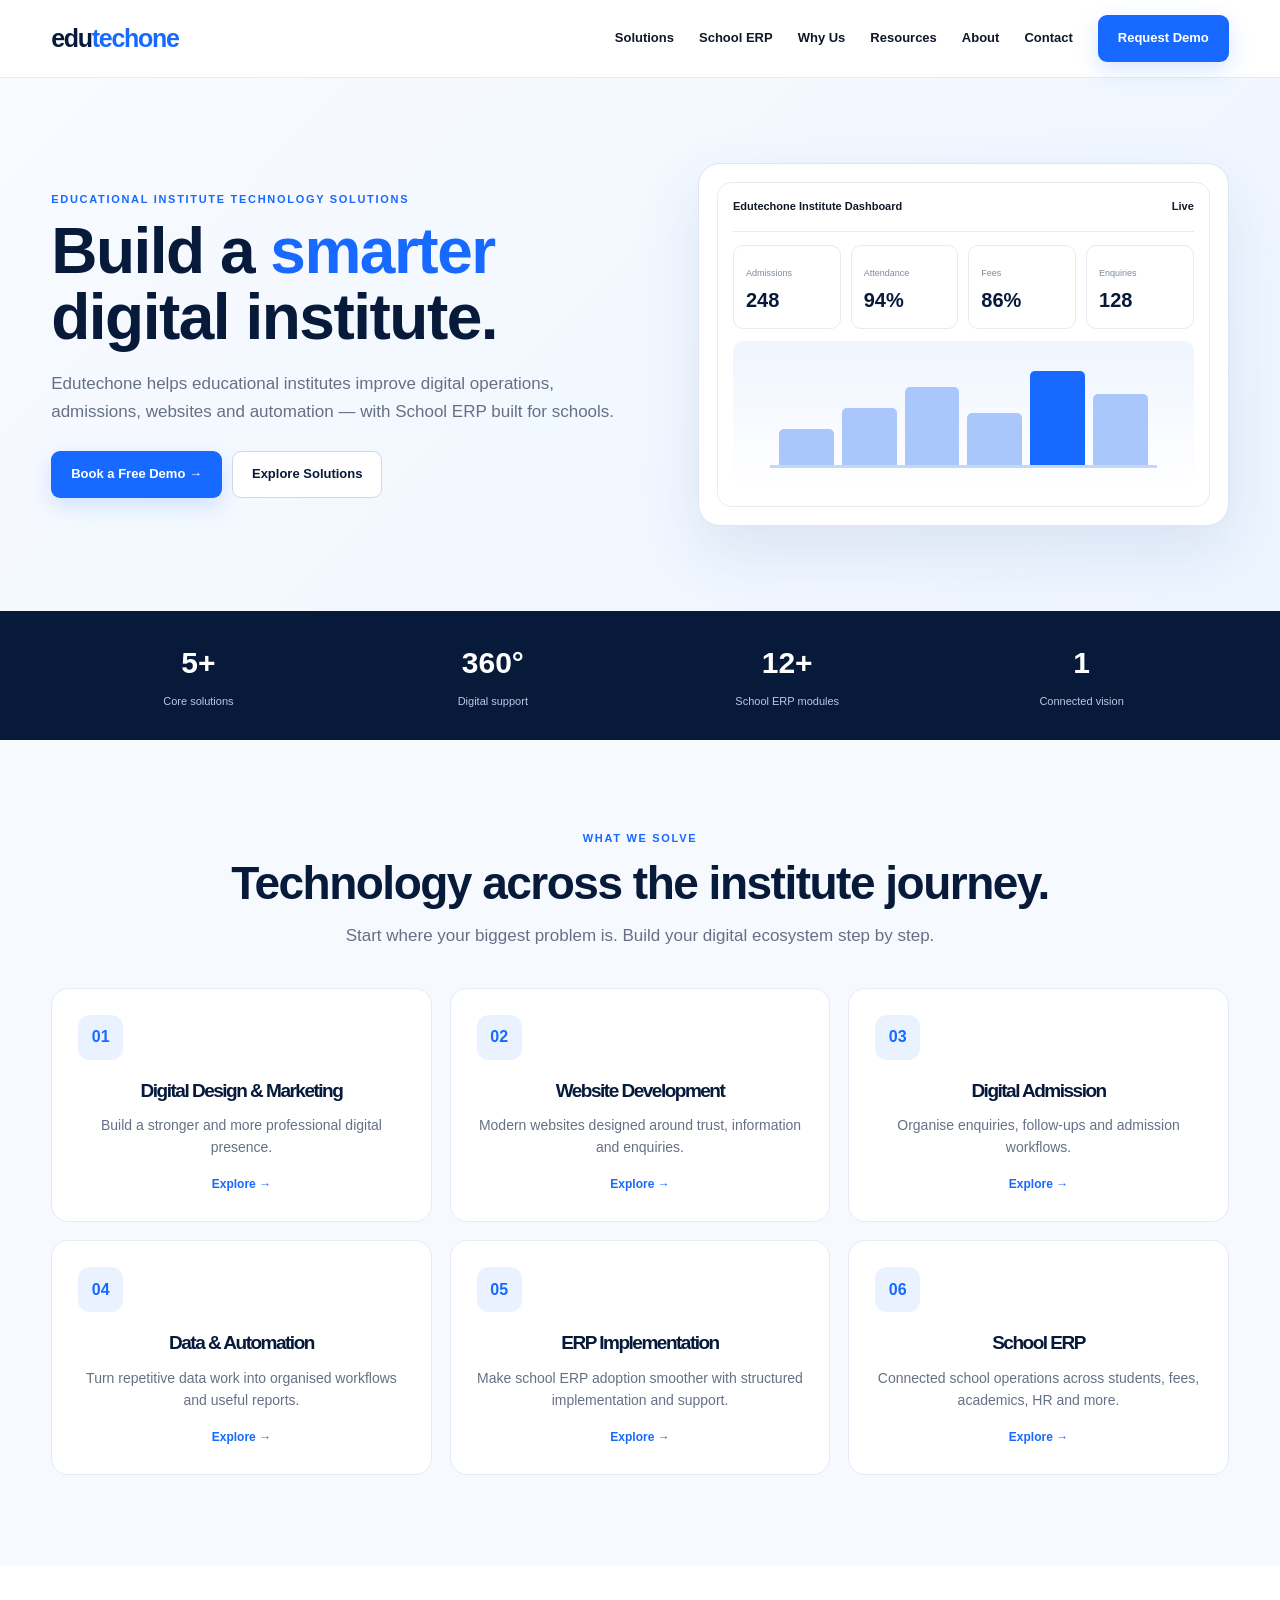
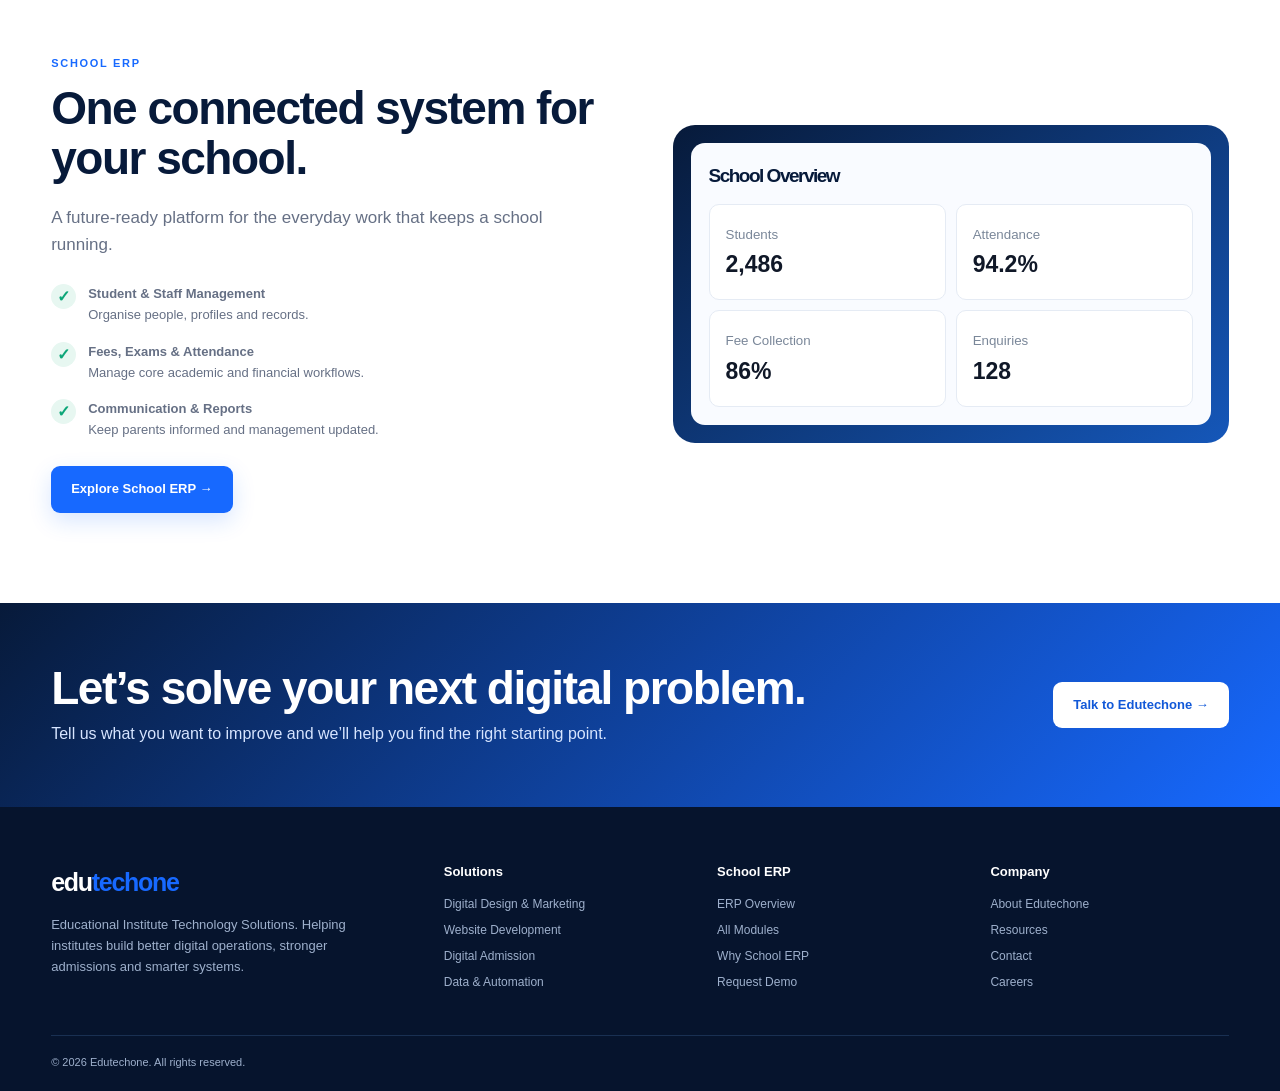
<file: index.html>
<!DOCTYPE html><html lang="en"><head><meta charset="UTF-8"><meta name="viewport" content="width=device-width,initial-scale=1.0"><title>Edutechone — Educational Institute Technology Solutions</title><link rel="stylesheet" href="style.css"></head><body><header class="nav"><div class="container"><a class="logo" href="index.html">edu<span>techone</span></a><nav class="navlinks">
<a href="solutions.html">Solutions</a><a href="school-erp.html">School ERP</a><a href="why-edutechone.html">Why Us</a><a href="resources.html">Resources</a><a href="about.html">About</a><a href="contact.html">Contact</a><a class="btn primary" href="demo.html">Request Demo</a></nav><button class="menu" onclick="document.querySelector('.navlinks').style.display='flex'">☰</button></div></header>
<section class="hero"><div class="container hero-grid"><div><div class="eyebrow">Educational Institute Technology Solutions</div><h1>Build a <span>smarter</span> digital institute.</h1><p>Edutechone helps educational institutes improve digital operations, admissions, websites and automation — with School ERP built for schools.</p><div class="actions"><a class="btn primary" href="demo.html">Book a Free Demo →</a><a class="btn outline" href="solutions.html">Explore Solutions</a></div></div><div class="visual"><div class="window"><div class="top"><span>Edutechone Institute Dashboard</span><span>Live</span></div><div class="grid4"><div class="metric"><small>Admissions</small><b>248</b></div><div class="metric"><small>Attendance</small><b>94%</b></div><div class="metric"><small>Fees</small><b>86%</b></div><div class="metric"><small>Enquiries</small><b>128</b></div></div><div class="chart"><div class="bars"><i class="bar"></i><i class="bar"></i><i class="bar"></i><i class="bar"></i><i class="bar"></i><i class="bar"></i></div></div></div></div></div></section>
<section class="stats"><div class="container statsgrid"><div><strong>5+</strong><span>Core solutions</span></div><div><strong>360°</strong><span>Digital support</span></div><div><strong>12+</strong><span>School ERP modules</span></div><div><strong>1</strong><span>Connected vision</span></div></div></section>
<section class="section soft"><div class="container center"><div class="eyebrow">What we solve</div><h2>Technology across the institute journey.</h2><p class="lead">Start where your biggest problem is. Build your digital ecosystem step by step.</p><div class="cards"><article class="card"><div class="icon">01</div><h3>Digital Design & Marketing</h3><p>Build a stronger and more professional digital presence.</p><a class="link" href="digital-design.html">Explore →</a></article><article class="card"><div class="icon">02</div><h3>Website Development</h3><p>Modern websites designed around trust, information and enquiries.</p><a class="link" href="website-development.html">Explore →</a></article><article class="card"><div class="icon">03</div><h3>Digital Admission</h3><p>Organise enquiries, follow-ups and admission workflows.</p><a class="link" href="digital-admission.html">Explore →</a></article><article class="card"><div class="icon">04</div><h3>Data & Automation</h3><p>Turn repetitive data work into organised workflows and useful reports.</p><a class="link" href="data-automation.html">Explore →</a></article><article class="card"><div class="icon">05</div><h3>ERP Implementation</h3><p>Make school ERP adoption smoother with structured implementation and support.</p><a class="link" href="erp-implementation.html">Explore →</a></article><article class="card"><div class="icon">06</div><h3>School ERP</h3><p>Connected school operations across students, fees, academics, HR and more.</p><a class="link" href="school-erp.html">Explore →</a></article></div></div></section>
<section class="section"><div class="container split"><div><div class="eyebrow">School ERP</div><h2>One connected system for your school.</h2><p class="lead" style="margin-left:0">A future-ready platform for the everyday work that keeps a school running.</p><div class="ticks"><div class="tick"><i>✓</i><span><b>Student & Staff Management</b><br>Organise people, profiles and records.</span></div><div class="tick"><i>✓</i><span><b>Fees, Exams & Attendance</b><br>Manage core academic and financial workflows.</span></div><div class="tick"><i>✓</i><span><b>Communication & Reports</b><br>Keep parents informed and management updated.</span></div></div><a class="btn primary" style="margin-top:25px" href="school-erp.html">Explore School ERP →</a></div><div class="mock"><div class="mockinner"><h3>School Overview</h3><div class="mockrow" style="margin-top:12px"><div class="mockbox"><small>Students</small><b>2,486</b></div><div class="mockbox"><small>Attendance</small><b>94.2%</b></div><div class="mockbox"><small>Fee Collection</small><b>86%</b></div><div class="mockbox"><small>Enquiries</small><b>128</b></div></div></div></div></div></section>
<section class="cta"><div class="container"><div><h2>Let’s solve your next digital problem.</h2><p>Tell us what you want to improve and we’ll help you find the right starting point.</p></div><a class="btn" href="contact.html">Talk to Edutechone →</a></div></section><footer class="footer"><div class="container footergrid"><div><div class="logo" style="color:white">edu<span>techone</span></div><p>Educational Institute Technology Solutions. Helping institutes build better digital operations, stronger admissions and smarter systems.</p></div><div><h4>Solutions</h4><a href="digital-design.html">Digital Design & Marketing</a><a href="website-development.html">Website Development</a><a href="digital-admission.html">Digital Admission</a><a href="data-automation.html">Data & Automation</a></div><div><h4>School ERP</h4><a href="school-erp.html">ERP Overview</a><a href="erp-modules.html">All Modules</a><a href="why-school-erp.html">Why School ERP</a><a href="demo.html">Request Demo</a></div><div><h4>Company</h4><a href="about.html">About Edutechone</a><a href="resources.html">Resources</a><a href="contact.html">Contact</a><a href="careers.html">Careers</a></div></div><div class="container copy">© 2026 Edutechone. All rights reserved.</div></footer></body></html>
</file>
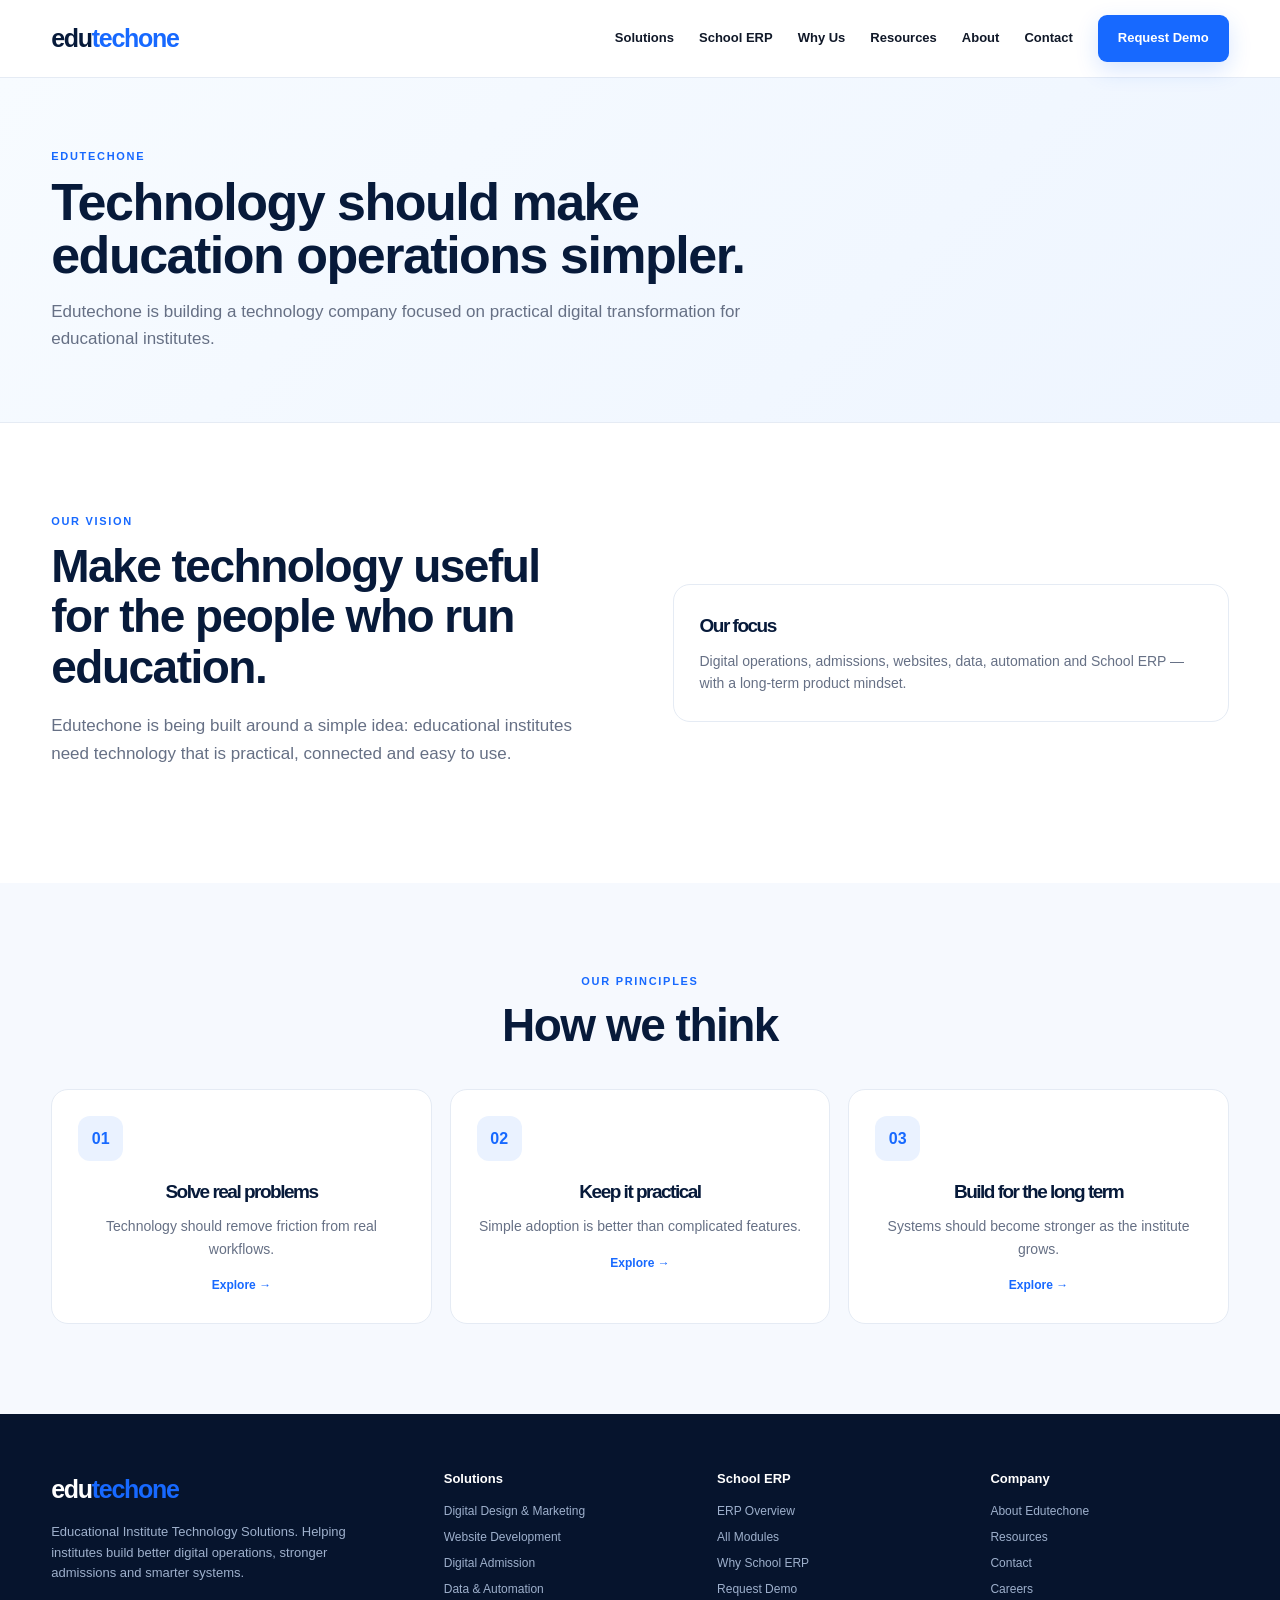
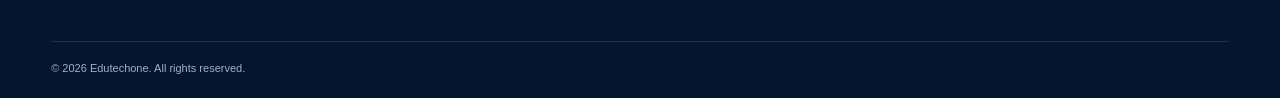
<file: about.html>
<!DOCTYPE html><html lang="en"><head><meta charset="UTF-8"><meta name="viewport" content="width=device-width,initial-scale=1.0"><title>About Edutechone | Edutechone</title><link rel="stylesheet" href="style.css"></head><body><header class="nav"><div class="container"><a class="logo" href="index.html">edu<span>techone</span></a><nav class="navlinks">
<a href="solutions.html">Solutions</a><a href="school-erp.html">School ERP</a><a href="why-edutechone.html">Why Us</a><a href="resources.html">Resources</a><a href="about.html">About</a><a href="contact.html">Contact</a><a class="btn primary" href="demo.html">Request Demo</a></nav><button class="menu" onclick="document.querySelector('.navlinks').style.display='flex'">☰</button></div></header><main><section class="pagehero"><div class="container"><div class="eyebrow">Edutechone</div><h1>Technology should make education operations simpler.</h1><p>Edutechone is building a technology company focused on practical digital transformation for educational institutes.</p></div></section><section class="section"><div class="container split"><div><div class="eyebrow">Our vision</div><h2>Make technology useful for the people who run education.</h2><p class="lead" style="margin-left:0">Edutechone is being built around a simple idea: educational institutes need technology that is practical, connected and easy to use.</p></div><div class="card"><h3>Our focus</h3><p>Digital operations, admissions, websites, data, automation and School ERP — with a long-term product mindset.</p></div></div></section><section class="section soft"><div class="container center"><div class="eyebrow">Our principles</div><h2>How we think</h2><div class="cards"><article class="card"><div class="icon">01</div><h3>Solve real problems</h3><p>Technology should remove friction from real workflows.</p><a class="link" href="contact.html">Explore →</a></article><article class="card"><div class="icon">02</div><h3>Keep it practical</h3><p>Simple adoption is better than complicated features.</p><a class="link" href="contact.html">Explore →</a></article><article class="card"><div class="icon">03</div><h3>Build for the long term</h3><p>Systems should become stronger as the institute grows.</p><a class="link" href="contact.html">Explore →</a></article></div></div></section></main><footer class="footer"><div class="container footergrid"><div><div class="logo" style="color:white">edu<span>techone</span></div><p>Educational Institute Technology Solutions. Helping institutes build better digital operations, stronger admissions and smarter systems.</p></div><div><h4>Solutions</h4><a href="digital-design.html">Digital Design & Marketing</a><a href="website-development.html">Website Development</a><a href="digital-admission.html">Digital Admission</a><a href="data-automation.html">Data & Automation</a></div><div><h4>School ERP</h4><a href="school-erp.html">ERP Overview</a><a href="erp-modules.html">All Modules</a><a href="why-school-erp.html">Why School ERP</a><a href="demo.html">Request Demo</a></div><div><h4>Company</h4><a href="about.html">About Edutechone</a><a href="resources.html">Resources</a><a href="contact.html">Contact</a><a href="careers.html">Careers</a></div></div><div class="container copy">© 2026 Edutechone. All rights reserved.</div></footer></body></html>
</file>
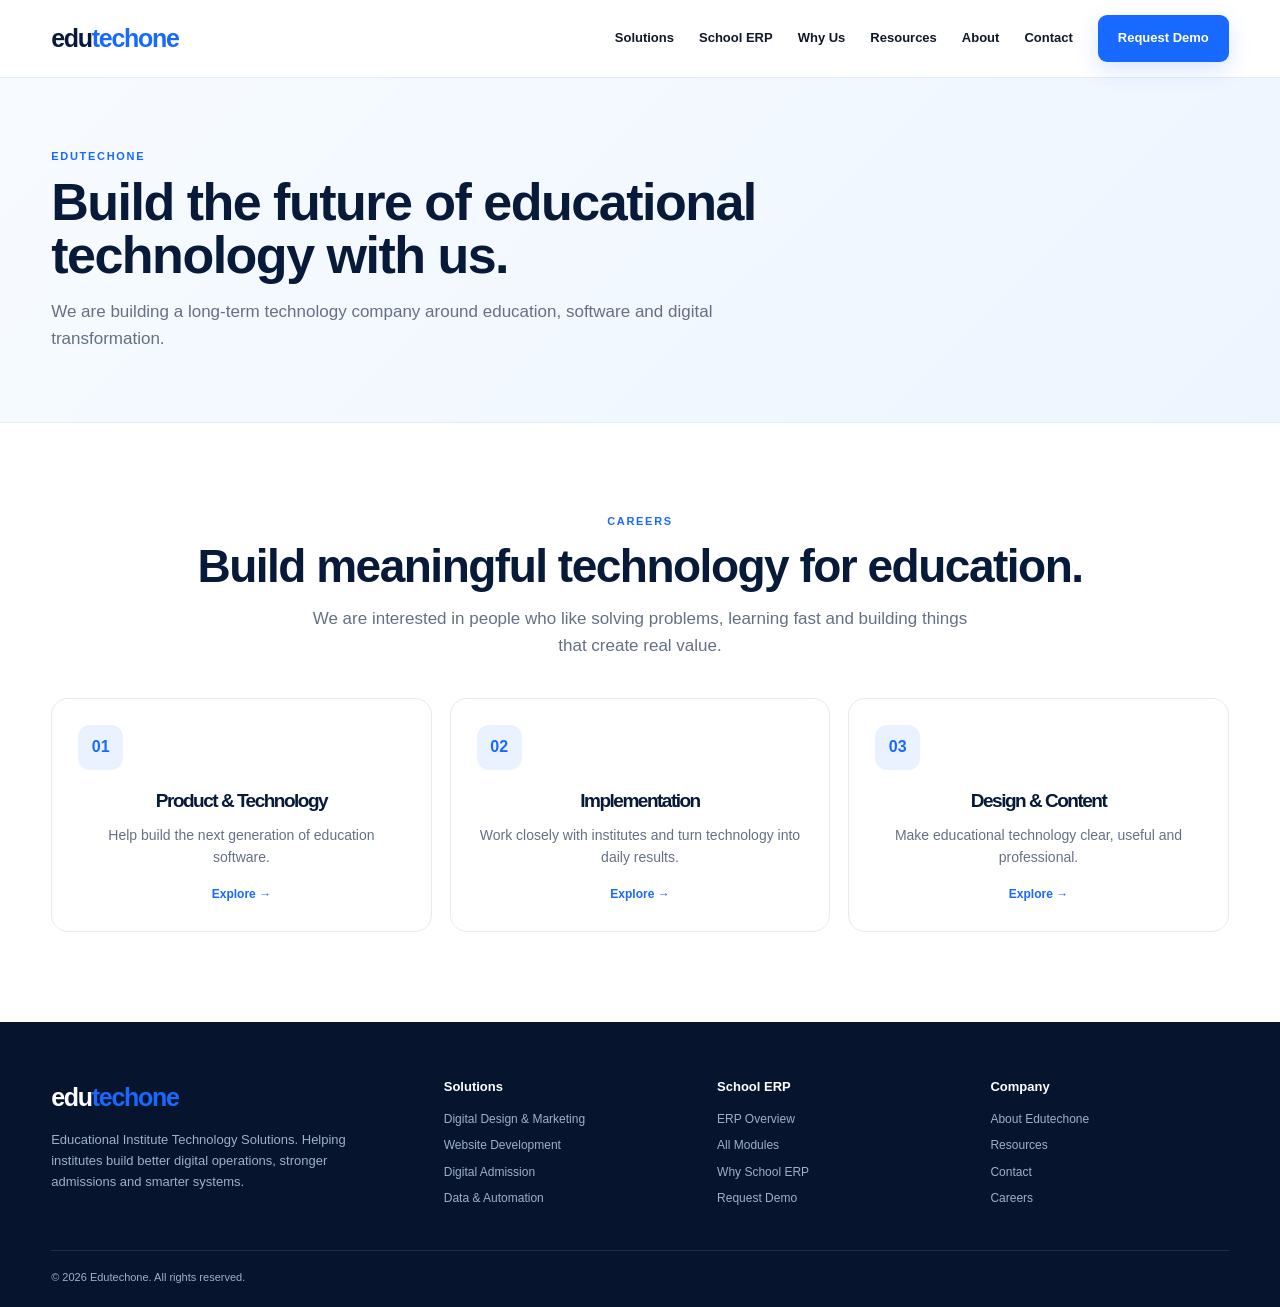
<file: careers.html>
<!DOCTYPE html><html lang="en"><head><meta charset="UTF-8"><meta name="viewport" content="width=device-width,initial-scale=1.0"><title>Careers | Edutechone</title><link rel="stylesheet" href="style.css"></head><body><header class="nav"><div class="container"><a class="logo" href="index.html">edu<span>techone</span></a><nav class="navlinks">
<a href="solutions.html">Solutions</a><a href="school-erp.html">School ERP</a><a href="why-edutechone.html">Why Us</a><a href="resources.html">Resources</a><a href="about.html">About</a><a href="contact.html">Contact</a><a class="btn primary" href="demo.html">Request Demo</a></nav><button class="menu" onclick="document.querySelector('.navlinks').style.display='flex'">☰</button></div></header><main><section class="pagehero"><div class="container"><div class="eyebrow">Edutechone</div><h1>Build the future of educational technology with us.</h1><p>We are building a long-term technology company around education, software and digital transformation.</p></div></section><section class="section"><div class="container center"><div class="eyebrow">Careers</div><h2>Build meaningful technology for education.</h2><p class="lead">We are interested in people who like solving problems, learning fast and building things that create real value.</p><div class="cards"><article class="card"><div class="icon">01</div><h3>Product & Technology</h3><p>Help build the next generation of education software.</p><a class="link" href="contact.html">Explore →</a></article><article class="card"><div class="icon">02</div><h3>Implementation</h3><p>Work closely with institutes and turn technology into daily results.</p><a class="link" href="contact.html">Explore →</a></article><article class="card"><div class="icon">03</div><h3>Design & Content</h3><p>Make educational technology clear, useful and professional.</p><a class="link" href="contact.html">Explore →</a></article></div></div></section></main><footer class="footer"><div class="container footergrid"><div><div class="logo" style="color:white">edu<span>techone</span></div><p>Educational Institute Technology Solutions. Helping institutes build better digital operations, stronger admissions and smarter systems.</p></div><div><h4>Solutions</h4><a href="digital-design.html">Digital Design & Marketing</a><a href="website-development.html">Website Development</a><a href="digital-admission.html">Digital Admission</a><a href="data-automation.html">Data & Automation</a></div><div><h4>School ERP</h4><a href="school-erp.html">ERP Overview</a><a href="erp-modules.html">All Modules</a><a href="why-school-erp.html">Why School ERP</a><a href="demo.html">Request Demo</a></div><div><h4>Company</h4><a href="about.html">About Edutechone</a><a href="resources.html">Resources</a><a href="contact.html">Contact</a><a href="careers.html">Careers</a></div></div><div class="container copy">© 2026 Edutechone. All rights reserved.</div></footer></body></html>
</file>
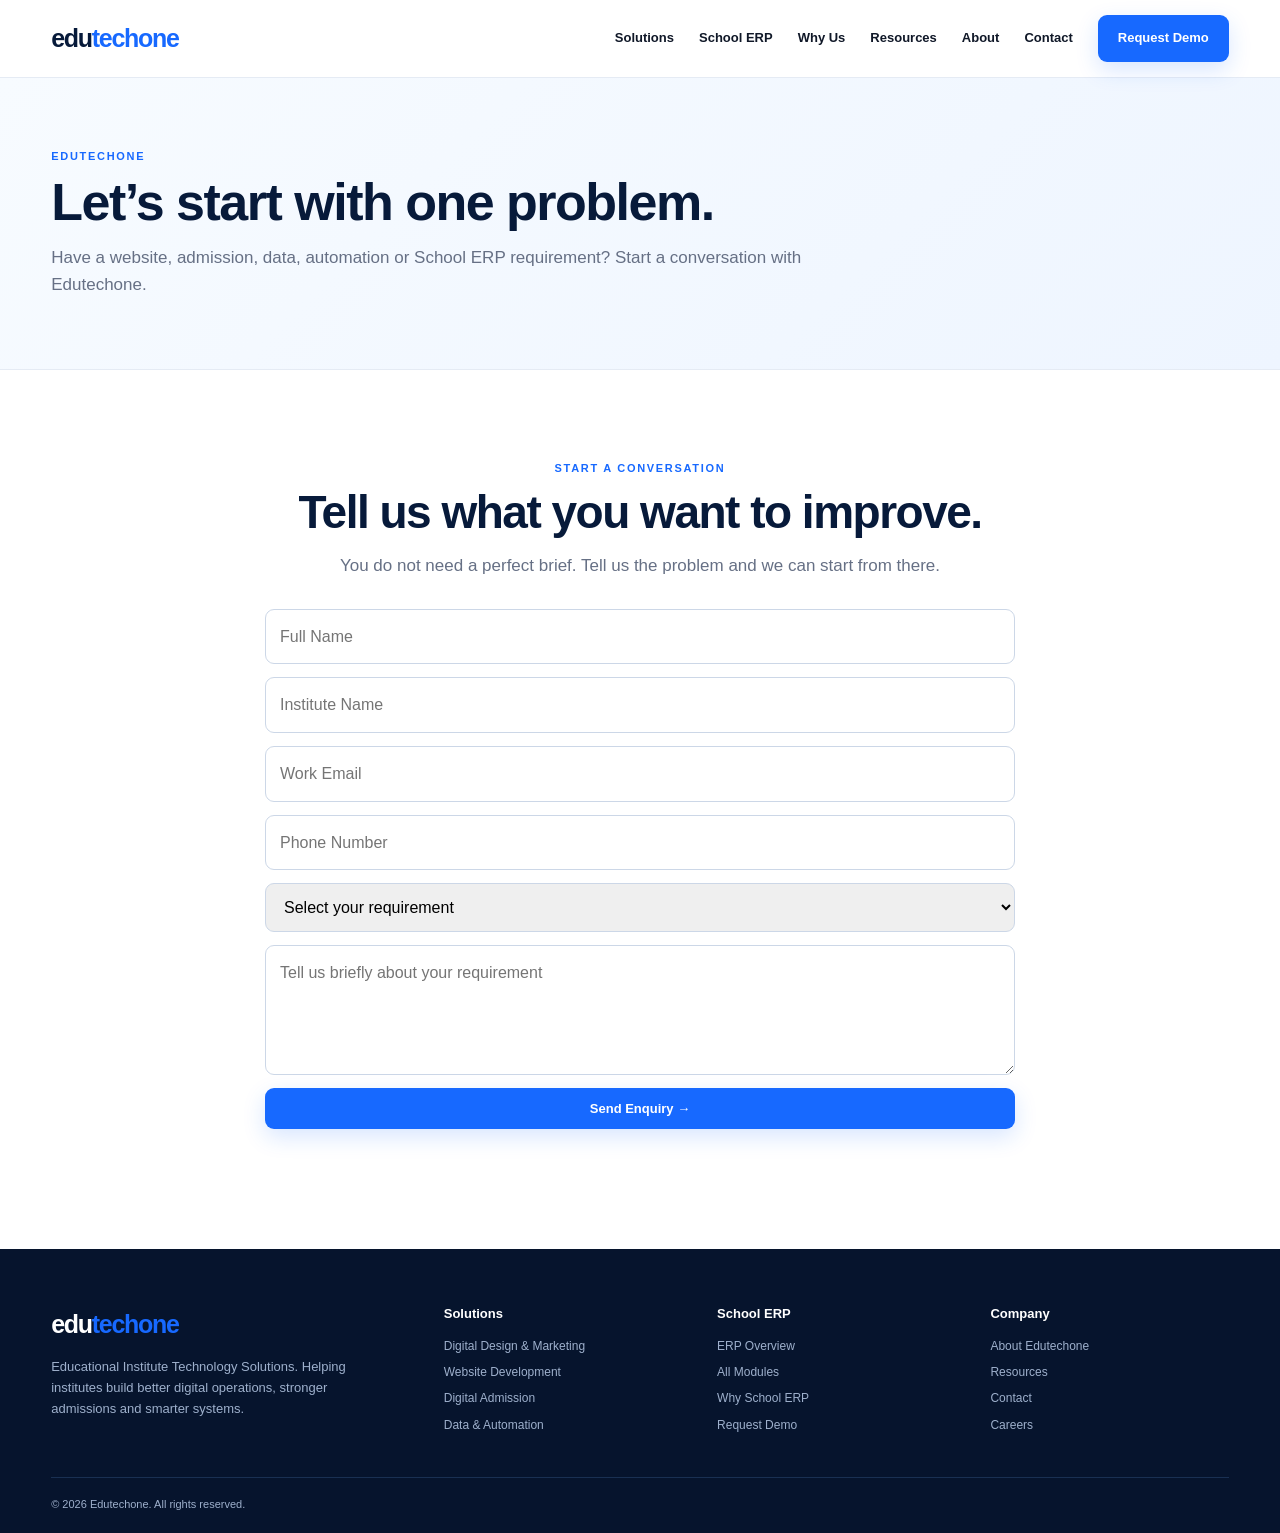
<file: contact.html>
<!DOCTYPE html><html lang="en"><head><meta charset="UTF-8"><meta name="viewport" content="width=device-width,initial-scale=1.0"><title>Contact | Edutechone</title><link rel="stylesheet" href="style.css"></head><body><header class="nav"><div class="container"><a class="logo" href="index.html">edu<span>techone</span></a><nav class="navlinks">
<a href="solutions.html">Solutions</a><a href="school-erp.html">School ERP</a><a href="why-edutechone.html">Why Us</a><a href="resources.html">Resources</a><a href="about.html">About</a><a href="contact.html">Contact</a><a class="btn primary" href="demo.html">Request Demo</a></nav><button class="menu" onclick="document.querySelector('.navlinks').style.display='flex'">☰</button></div></header><main><section class="pagehero"><div class="container"><div class="eyebrow">Edutechone</div><h1>Let’s start with one problem.</h1><p>Have a website, admission, data, automation or School ERP requirement? Start a conversation with Edutechone.</p></div></section><section class="section"><div class="container center"><div class="eyebrow">Start a conversation</div><h2>Tell us what you want to improve.</h2><p class="lead">You do not need a perfect brief. Tell us the problem and we can start from there.</p><form class="form"><input placeholder="Full Name"><input placeholder="Institute Name"><input placeholder="Work Email"><input placeholder="Phone Number"><select><option>Select your requirement</option><option>School ERP</option><option>Website Development</option><option>Digital Admission</option><option>Data & Automation</option><option>Digital Design & Marketing</option><option>ERP Implementation</option></select><textarea placeholder="Tell us briefly about your requirement"></textarea><button class="btn primary" type="button">Send Enquiry →</button></form></div></section></main><footer class="footer"><div class="container footergrid"><div><div class="logo" style="color:white">edu<span>techone</span></div><p>Educational Institute Technology Solutions. Helping institutes build better digital operations, stronger admissions and smarter systems.</p></div><div><h4>Solutions</h4><a href="digital-design.html">Digital Design & Marketing</a><a href="website-development.html">Website Development</a><a href="digital-admission.html">Digital Admission</a><a href="data-automation.html">Data & Automation</a></div><div><h4>School ERP</h4><a href="school-erp.html">ERP Overview</a><a href="erp-modules.html">All Modules</a><a href="why-school-erp.html">Why School ERP</a><a href="demo.html">Request Demo</a></div><div><h4>Company</h4><a href="about.html">About Edutechone</a><a href="resources.html">Resources</a><a href="contact.html">Contact</a><a href="careers.html">Careers</a></div></div><div class="container copy">© 2026 Edutechone. All rights reserved.</div></footer></body></html>
</file>
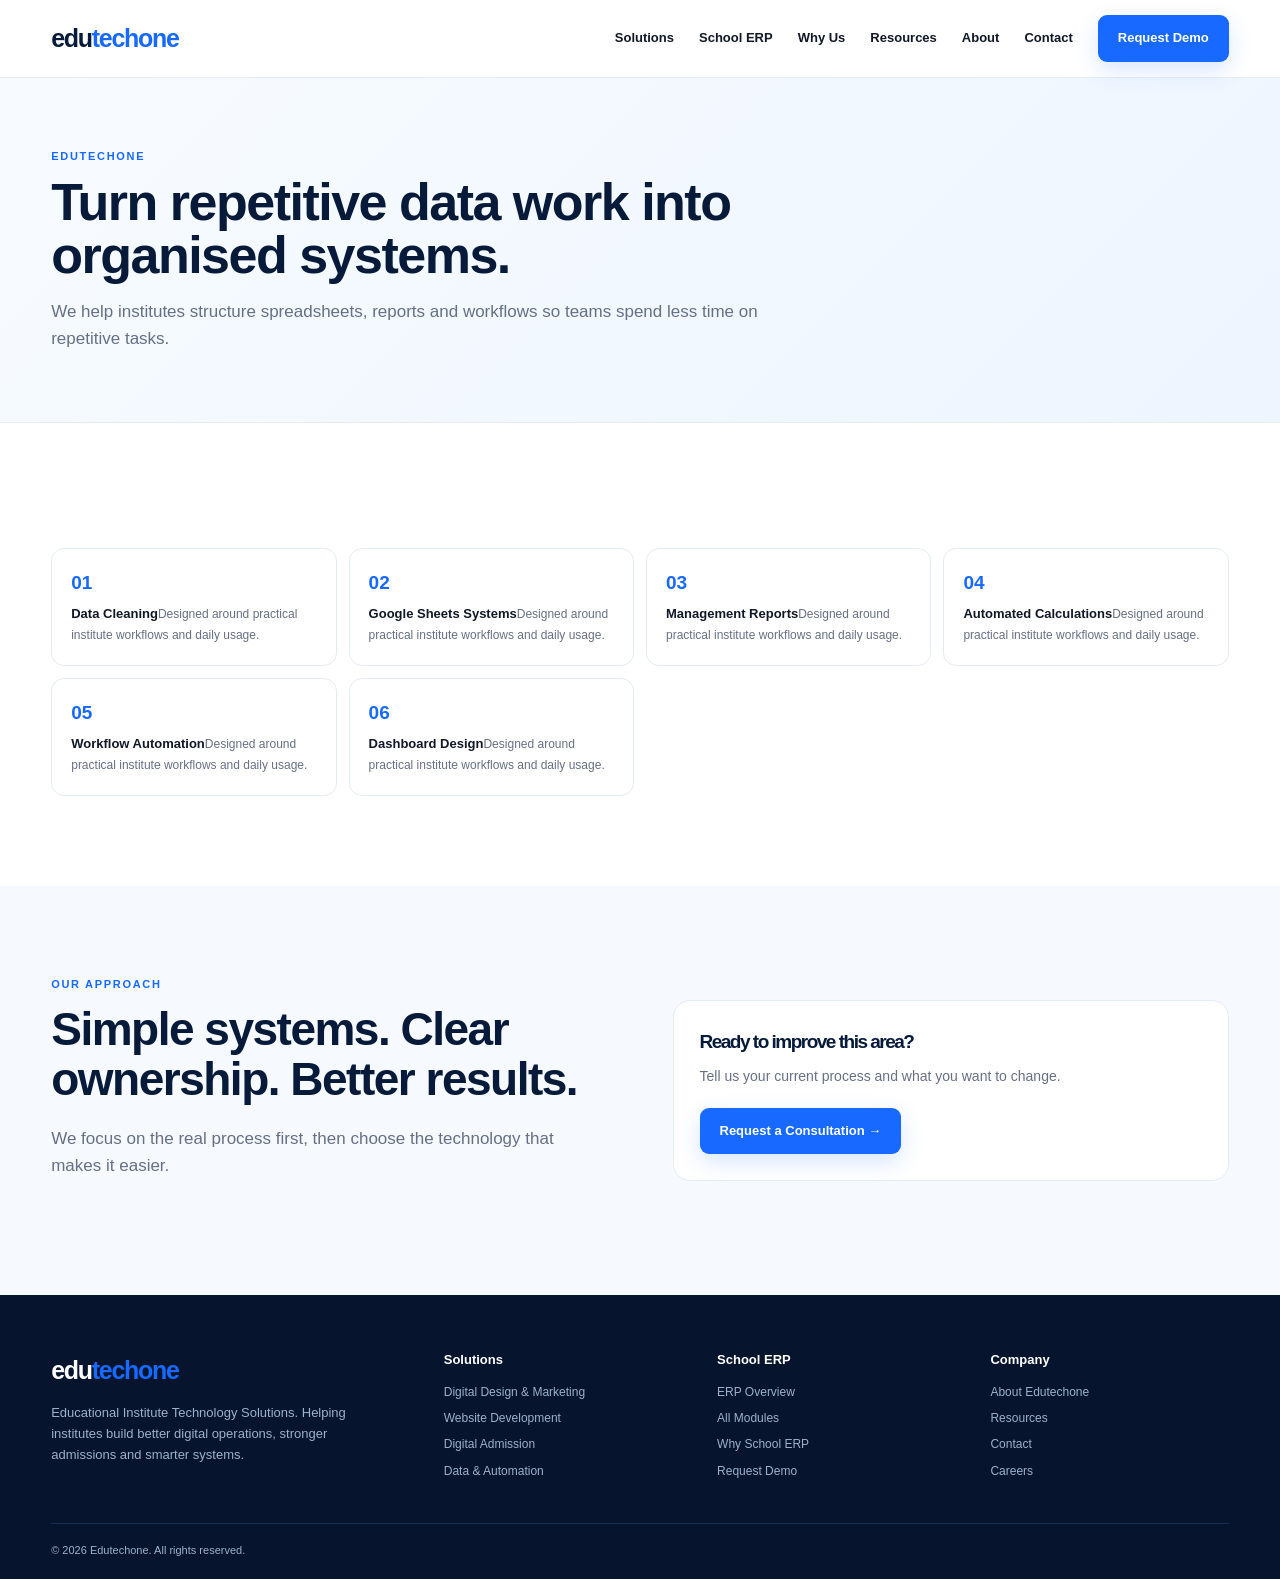
<file: data-automation.html>
<!DOCTYPE html><html lang="en"><head><meta charset="UTF-8"><meta name="viewport" content="width=device-width,initial-scale=1.0"><title>Data & Automation | Edutechone</title><link rel="stylesheet" href="style.css"></head><body><header class="nav"><div class="container"><a class="logo" href="index.html">edu<span>techone</span></a><nav class="navlinks">
<a href="solutions.html">Solutions</a><a href="school-erp.html">School ERP</a><a href="why-edutechone.html">Why Us</a><a href="resources.html">Resources</a><a href="about.html">About</a><a href="contact.html">Contact</a><a class="btn primary" href="demo.html">Request Demo</a></nav><button class="menu" onclick="document.querySelector('.navlinks').style.display='flex'">☰</button></div></header><main><section class="pagehero"><div class="container"><div class="eyebrow">Edutechone</div><h1>Turn repetitive data work into organised systems.</h1><p>We help institutes structure spreadsheets, reports and workflows so teams spend less time on repetitive tasks.</p></div></section><section class="section"><div class="container"><div class="featuregrid"><div class="feature"><b>01</b>Data Cleaning<span>Designed around practical institute workflows and daily usage.</span></div><div class="feature"><b>02</b>Google Sheets Systems<span>Designed around practical institute workflows and daily usage.</span></div><div class="feature"><b>03</b>Management Reports<span>Designed around practical institute workflows and daily usage.</span></div><div class="feature"><b>04</b>Automated Calculations<span>Designed around practical institute workflows and daily usage.</span></div><div class="feature"><b>05</b>Workflow Automation<span>Designed around practical institute workflows and daily usage.</span></div><div class="feature"><b>06</b>Dashboard Design<span>Designed around practical institute workflows and daily usage.</span></div></div></div></section><section class="section soft"><div class="container split"><div><div class="eyebrow">Our approach</div><h2>Simple systems. Clear ownership. Better results.</h2><p class="lead" style="margin-left:0">We focus on the real process first, then choose the technology that makes it easier.</p></div><div class="card"><h3>Ready to improve this area?</h3><p>Tell us your current process and what you want to change.</p><a class="btn primary" href="demo.html" style="margin-top:20px">Request a Consultation →</a></div></div></section></main><footer class="footer"><div class="container footergrid"><div><div class="logo" style="color:white">edu<span>techone</span></div><p>Educational Institute Technology Solutions. Helping institutes build better digital operations, stronger admissions and smarter systems.</p></div><div><h4>Solutions</h4><a href="digital-design.html">Digital Design & Marketing</a><a href="website-development.html">Website Development</a><a href="digital-admission.html">Digital Admission</a><a href="data-automation.html">Data & Automation</a></div><div><h4>School ERP</h4><a href="school-erp.html">ERP Overview</a><a href="erp-modules.html">All Modules</a><a href="why-school-erp.html">Why School ERP</a><a href="demo.html">Request Demo</a></div><div><h4>Company</h4><a href="about.html">About Edutechone</a><a href="resources.html">Resources</a><a href="contact.html">Contact</a><a href="careers.html">Careers</a></div></div><div class="container copy">© 2026 Edutechone. All rights reserved.</div></footer></body></html>
</file>
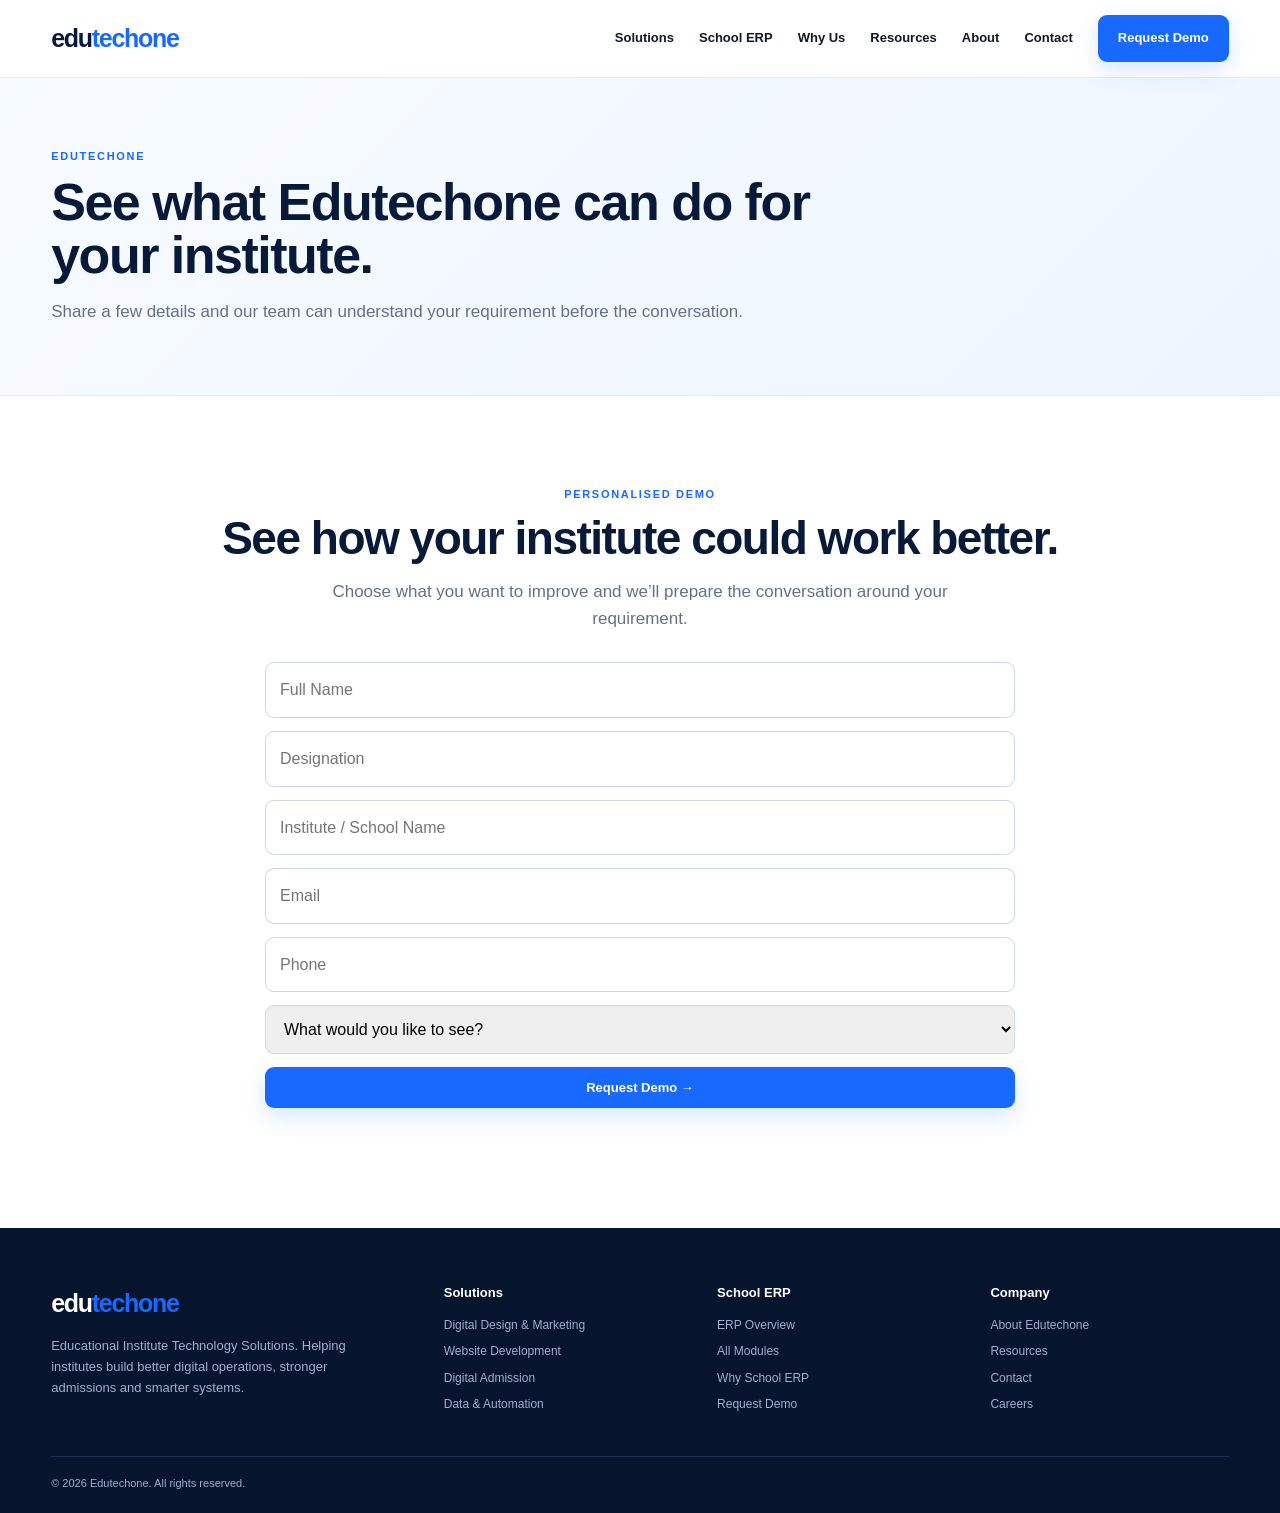
<file: demo.html>
<!DOCTYPE html><html lang="en"><head><meta charset="UTF-8"><meta name="viewport" content="width=device-width,initial-scale=1.0"><title>Request a Demo | Edutechone</title><link rel="stylesheet" href="style.css"></head><body><header class="nav"><div class="container"><a class="logo" href="index.html">edu<span>techone</span></a><nav class="navlinks">
<a href="solutions.html">Solutions</a><a href="school-erp.html">School ERP</a><a href="why-edutechone.html">Why Us</a><a href="resources.html">Resources</a><a href="about.html">About</a><a href="contact.html">Contact</a><a class="btn primary" href="demo.html">Request Demo</a></nav><button class="menu" onclick="document.querySelector('.navlinks').style.display='flex'">☰</button></div></header><main><section class="pagehero"><div class="container"><div class="eyebrow">Edutechone</div><h1>See what Edutechone can do for your institute.</h1><p>Share a few details and our team can understand your requirement before the conversation.</p></div></section><section class="section"><div class="container center"><div class="eyebrow">Personalised demo</div><h2>See how your institute could work better.</h2><p class="lead">Choose what you want to improve and we’ll prepare the conversation around your requirement.</p><form class="form"><input placeholder="Full Name"><input placeholder="Designation"><input placeholder="Institute / School Name"><input placeholder="Email"><input placeholder="Phone"><select><option>What would you like to see?</option><option>School ERP</option><option>Admission Management</option><option>Fee & Reports</option><option>Website</option><option>Data & Automation</option><option>Complete Digital Transformation</option></select><button class="btn primary" type="button">Request Demo →</button></form></div></section></main><footer class="footer"><div class="container footergrid"><div><div class="logo" style="color:white">edu<span>techone</span></div><p>Educational Institute Technology Solutions. Helping institutes build better digital operations, stronger admissions and smarter systems.</p></div><div><h4>Solutions</h4><a href="digital-design.html">Digital Design & Marketing</a><a href="website-development.html">Website Development</a><a href="digital-admission.html">Digital Admission</a><a href="data-automation.html">Data & Automation</a></div><div><h4>School ERP</h4><a href="school-erp.html">ERP Overview</a><a href="erp-modules.html">All Modules</a><a href="why-school-erp.html">Why School ERP</a><a href="demo.html">Request Demo</a></div><div><h4>Company</h4><a href="about.html">About Edutechone</a><a href="resources.html">Resources</a><a href="contact.html">Contact</a><a href="careers.html">Careers</a></div></div><div class="container copy">© 2026 Edutechone. All rights reserved.</div></footer></body></html>
</file>
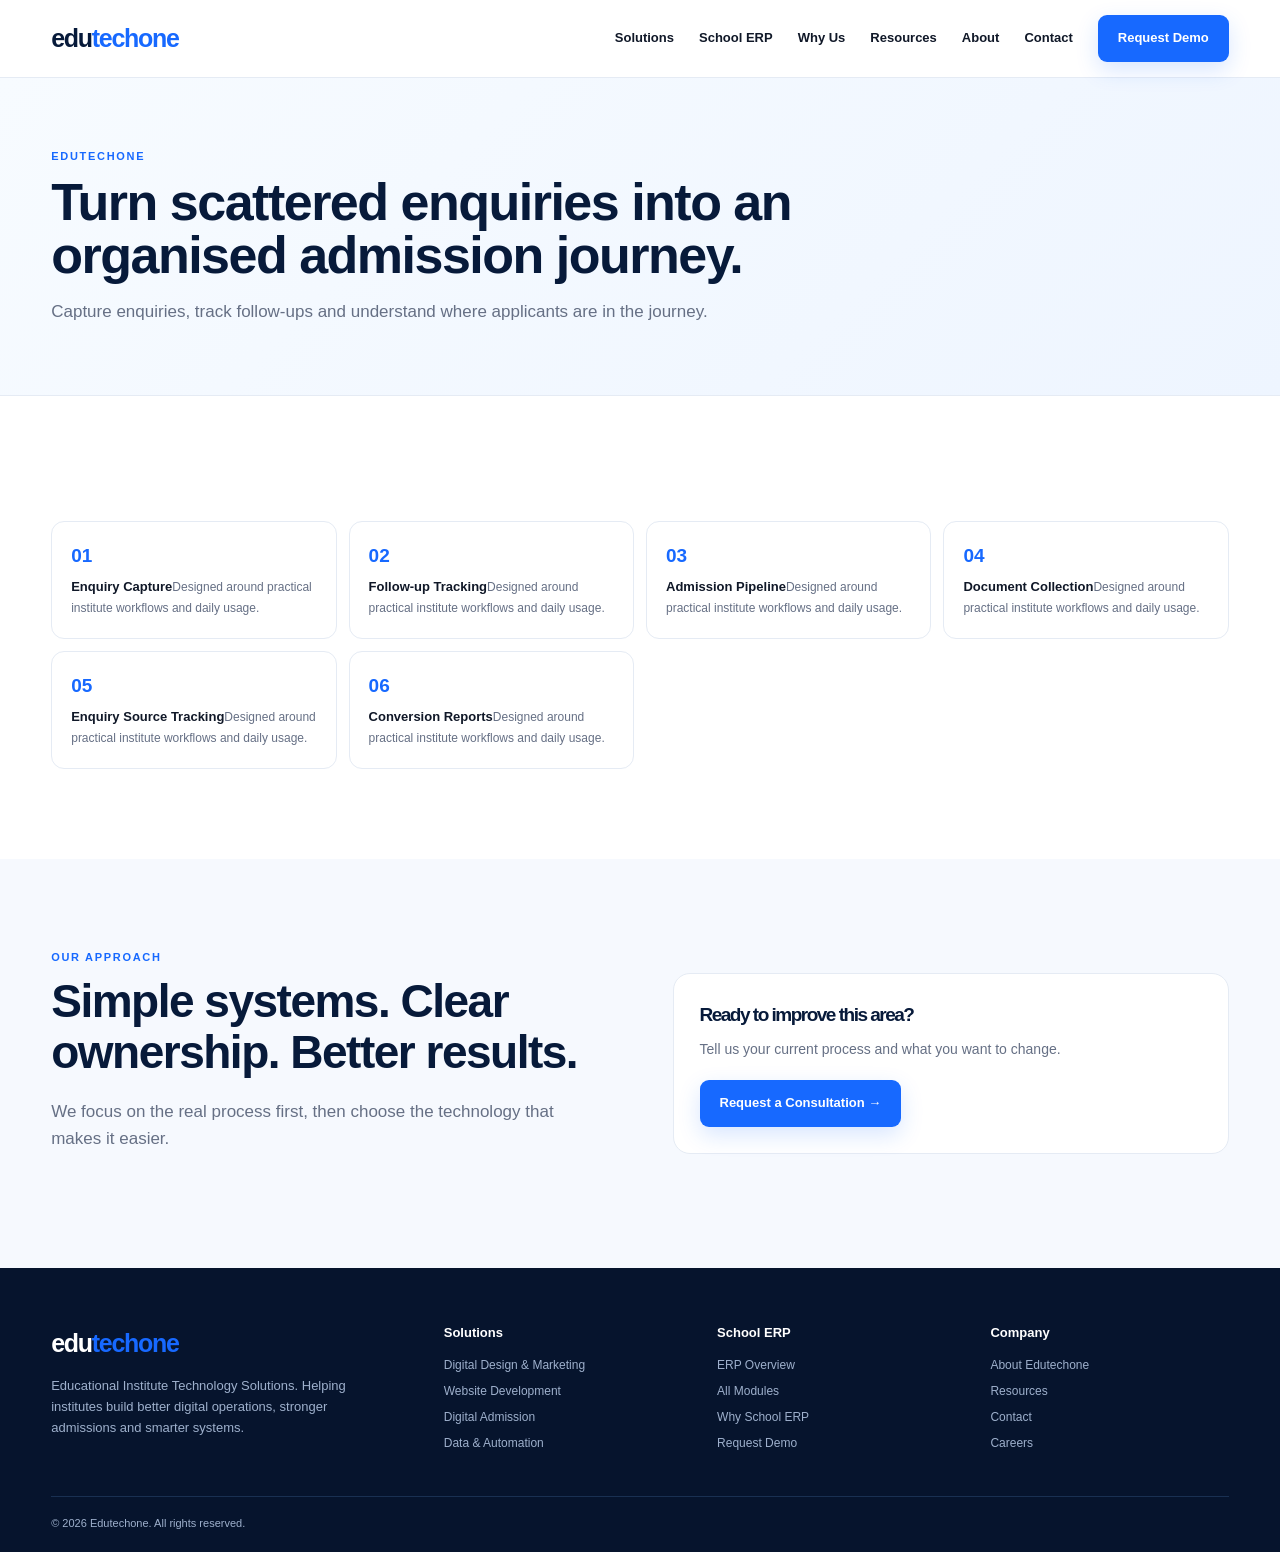
<file: digital-admission.html>
<!DOCTYPE html><html lang="en"><head><meta charset="UTF-8"><meta name="viewport" content="width=device-width,initial-scale=1.0"><title>Digital Admission | Edutechone</title><link rel="stylesheet" href="style.css"></head><body><header class="nav"><div class="container"><a class="logo" href="index.html">edu<span>techone</span></a><nav class="navlinks">
<a href="solutions.html">Solutions</a><a href="school-erp.html">School ERP</a><a href="why-edutechone.html">Why Us</a><a href="resources.html">Resources</a><a href="about.html">About</a><a href="contact.html">Contact</a><a class="btn primary" href="demo.html">Request Demo</a></nav><button class="menu" onclick="document.querySelector('.navlinks').style.display='flex'">☰</button></div></header><main><section class="pagehero"><div class="container"><div class="eyebrow">Edutechone</div><h1>Turn scattered enquiries into an organised admission journey.</h1><p>Capture enquiries, track follow-ups and understand where applicants are in the journey.</p></div></section><section class="section"><div class="container"><div class="featuregrid"><div class="feature"><b>01</b>Enquiry Capture<span>Designed around practical institute workflows and daily usage.</span></div><div class="feature"><b>02</b>Follow-up Tracking<span>Designed around practical institute workflows and daily usage.</span></div><div class="feature"><b>03</b>Admission Pipeline<span>Designed around practical institute workflows and daily usage.</span></div><div class="feature"><b>04</b>Document Collection<span>Designed around practical institute workflows and daily usage.</span></div><div class="feature"><b>05</b>Enquiry Source Tracking<span>Designed around practical institute workflows and daily usage.</span></div><div class="feature"><b>06</b>Conversion Reports<span>Designed around practical institute workflows and daily usage.</span></div></div></div></section><section class="section soft"><div class="container split"><div><div class="eyebrow">Our approach</div><h2>Simple systems. Clear ownership. Better results.</h2><p class="lead" style="margin-left:0">We focus on the real process first, then choose the technology that makes it easier.</p></div><div class="card"><h3>Ready to improve this area?</h3><p>Tell us your current process and what you want to change.</p><a class="btn primary" href="demo.html" style="margin-top:20px">Request a Consultation →</a></div></div></section></main><footer class="footer"><div class="container footergrid"><div><div class="logo" style="color:white">edu<span>techone</span></div><p>Educational Institute Technology Solutions. Helping institutes build better digital operations, stronger admissions and smarter systems.</p></div><div><h4>Solutions</h4><a href="digital-design.html">Digital Design & Marketing</a><a href="website-development.html">Website Development</a><a href="digital-admission.html">Digital Admission</a><a href="data-automation.html">Data & Automation</a></div><div><h4>School ERP</h4><a href="school-erp.html">ERP Overview</a><a href="erp-modules.html">All Modules</a><a href="why-school-erp.html">Why School ERP</a><a href="demo.html">Request Demo</a></div><div><h4>Company</h4><a href="about.html">About Edutechone</a><a href="resources.html">Resources</a><a href="contact.html">Contact</a><a href="careers.html">Careers</a></div></div><div class="container copy">© 2026 Edutechone. All rights reserved.</div></footer></body></html>
</file>
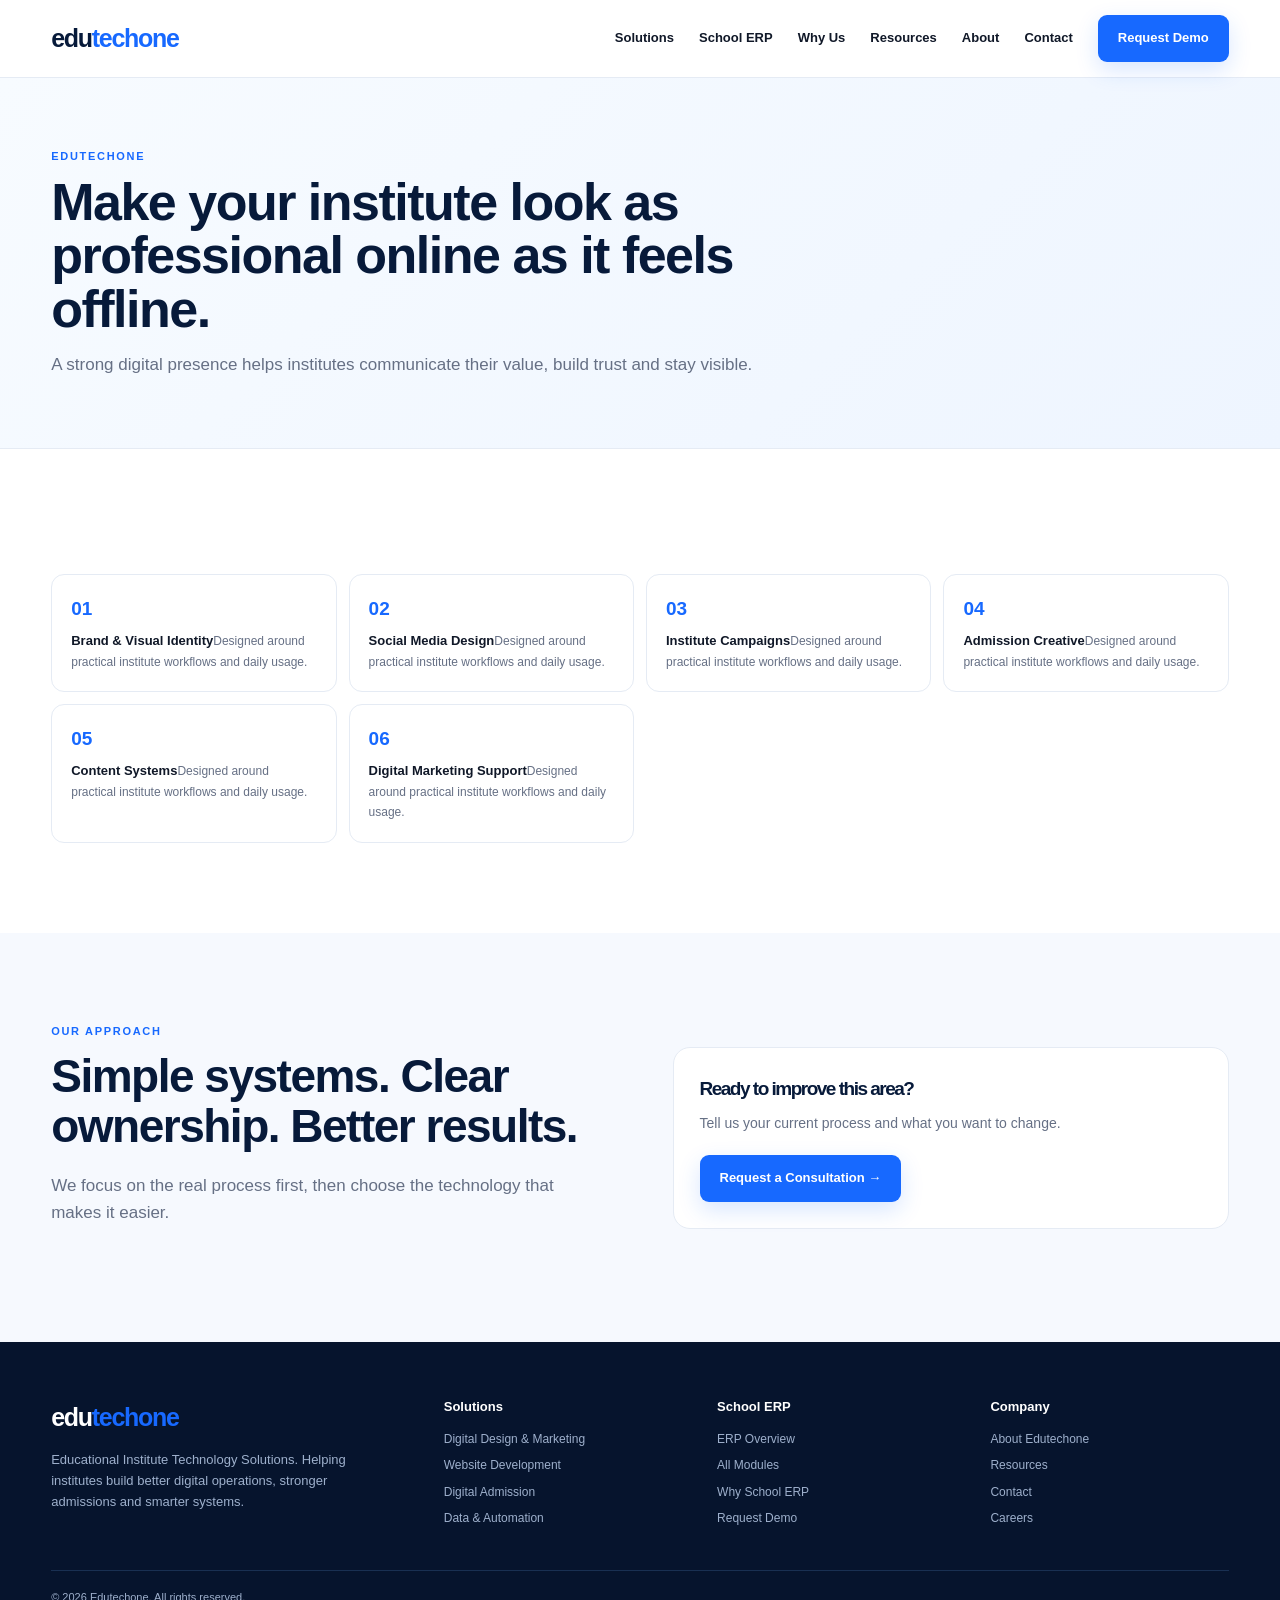
<file: digital-design.html>
<!DOCTYPE html><html lang="en"><head><meta charset="UTF-8"><meta name="viewport" content="width=device-width,initial-scale=1.0"><title>Digital Design & Marketing | Edutechone</title><link rel="stylesheet" href="style.css"></head><body><header class="nav"><div class="container"><a class="logo" href="index.html">edu<span>techone</span></a><nav class="navlinks">
<a href="solutions.html">Solutions</a><a href="school-erp.html">School ERP</a><a href="why-edutechone.html">Why Us</a><a href="resources.html">Resources</a><a href="about.html">About</a><a href="contact.html">Contact</a><a class="btn primary" href="demo.html">Request Demo</a></nav><button class="menu" onclick="document.querySelector('.navlinks').style.display='flex'">☰</button></div></header><main><section class="pagehero"><div class="container"><div class="eyebrow">Edutechone</div><h1>Make your institute look as professional online as it feels offline.</h1><p>A strong digital presence helps institutes communicate their value, build trust and stay visible.</p></div></section><section class="section"><div class="container"><div class="featuregrid"><div class="feature"><b>01</b>Brand & Visual Identity<span>Designed around practical institute workflows and daily usage.</span></div><div class="feature"><b>02</b>Social Media Design<span>Designed around practical institute workflows and daily usage.</span></div><div class="feature"><b>03</b>Institute Campaigns<span>Designed around practical institute workflows and daily usage.</span></div><div class="feature"><b>04</b>Admission Creative<span>Designed around practical institute workflows and daily usage.</span></div><div class="feature"><b>05</b>Content Systems<span>Designed around practical institute workflows and daily usage.</span></div><div class="feature"><b>06</b>Digital Marketing Support<span>Designed around practical institute workflows and daily usage.</span></div></div></div></section><section class="section soft"><div class="container split"><div><div class="eyebrow">Our approach</div><h2>Simple systems. Clear ownership. Better results.</h2><p class="lead" style="margin-left:0">We focus on the real process first, then choose the technology that makes it easier.</p></div><div class="card"><h3>Ready to improve this area?</h3><p>Tell us your current process and what you want to change.</p><a class="btn primary" href="demo.html" style="margin-top:20px">Request a Consultation →</a></div></div></section></main><footer class="footer"><div class="container footergrid"><div><div class="logo" style="color:white">edu<span>techone</span></div><p>Educational Institute Technology Solutions. Helping institutes build better digital operations, stronger admissions and smarter systems.</p></div><div><h4>Solutions</h4><a href="digital-design.html">Digital Design & Marketing</a><a href="website-development.html">Website Development</a><a href="digital-admission.html">Digital Admission</a><a href="data-automation.html">Data & Automation</a></div><div><h4>School ERP</h4><a href="school-erp.html">ERP Overview</a><a href="erp-modules.html">All Modules</a><a href="why-school-erp.html">Why School ERP</a><a href="demo.html">Request Demo</a></div><div><h4>Company</h4><a href="about.html">About Edutechone</a><a href="resources.html">Resources</a><a href="contact.html">Contact</a><a href="careers.html">Careers</a></div></div><div class="container copy">© 2026 Edutechone. All rights reserved.</div></footer></body></html>
</file>
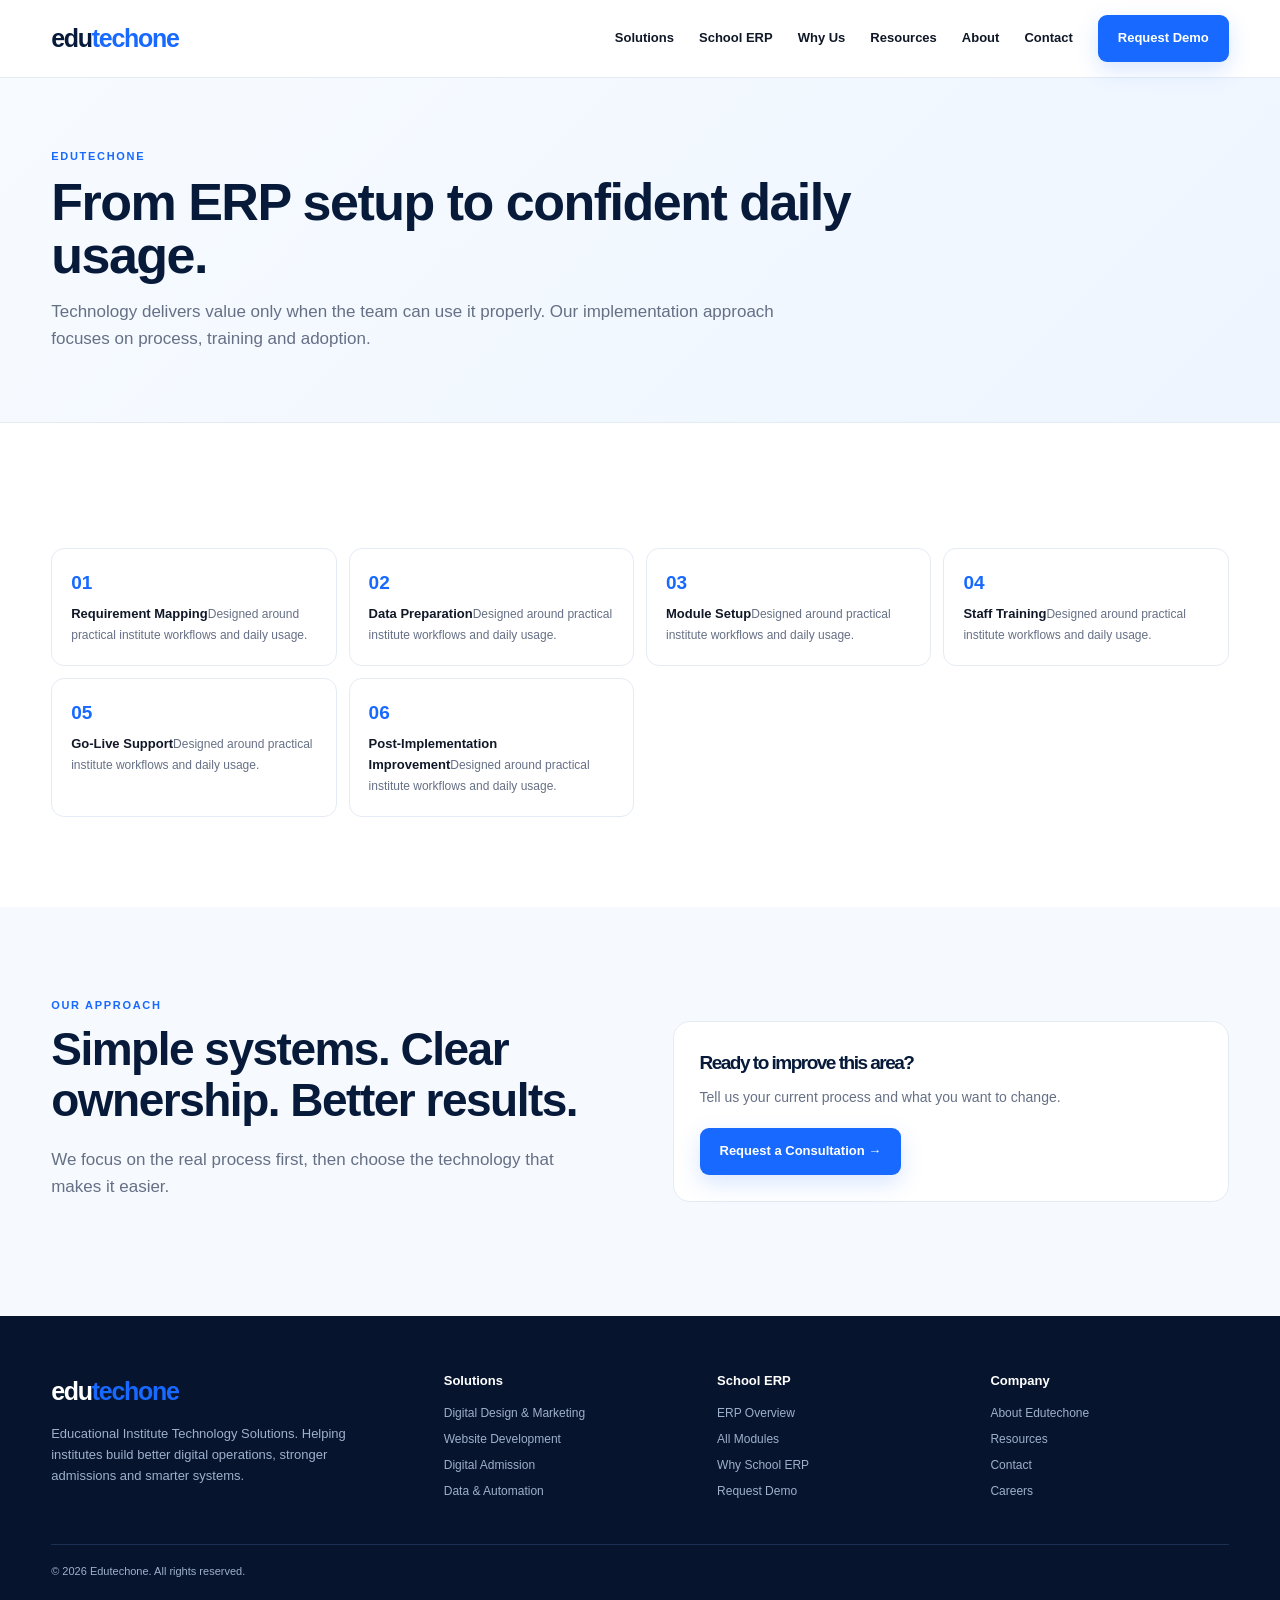
<file: erp-implementation.html>
<!DOCTYPE html><html lang="en"><head><meta charset="UTF-8"><meta name="viewport" content="width=device-width,initial-scale=1.0"><title>ERP Implementation | Edutechone</title><link rel="stylesheet" href="style.css"></head><body><header class="nav"><div class="container"><a class="logo" href="index.html">edu<span>techone</span></a><nav class="navlinks">
<a href="solutions.html">Solutions</a><a href="school-erp.html">School ERP</a><a href="why-edutechone.html">Why Us</a><a href="resources.html">Resources</a><a href="about.html">About</a><a href="contact.html">Contact</a><a class="btn primary" href="demo.html">Request Demo</a></nav><button class="menu" onclick="document.querySelector('.navlinks').style.display='flex'">☰</button></div></header><main><section class="pagehero"><div class="container"><div class="eyebrow">Edutechone</div><h1>From ERP setup to confident daily usage.</h1><p>Technology delivers value only when the team can use it properly. Our implementation approach focuses on process, training and adoption.</p></div></section><section class="section"><div class="container"><div class="featuregrid"><div class="feature"><b>01</b>Requirement Mapping<span>Designed around practical institute workflows and daily usage.</span></div><div class="feature"><b>02</b>Data Preparation<span>Designed around practical institute workflows and daily usage.</span></div><div class="feature"><b>03</b>Module Setup<span>Designed around practical institute workflows and daily usage.</span></div><div class="feature"><b>04</b>Staff Training<span>Designed around practical institute workflows and daily usage.</span></div><div class="feature"><b>05</b>Go-Live Support<span>Designed around practical institute workflows and daily usage.</span></div><div class="feature"><b>06</b>Post-Implementation Improvement<span>Designed around practical institute workflows and daily usage.</span></div></div></div></section><section class="section soft"><div class="container split"><div><div class="eyebrow">Our approach</div><h2>Simple systems. Clear ownership. Better results.</h2><p class="lead" style="margin-left:0">We focus on the real process first, then choose the technology that makes it easier.</p></div><div class="card"><h3>Ready to improve this area?</h3><p>Tell us your current process and what you want to change.</p><a class="btn primary" href="demo.html" style="margin-top:20px">Request a Consultation →</a></div></div></section></main><footer class="footer"><div class="container footergrid"><div><div class="logo" style="color:white">edu<span>techone</span></div><p>Educational Institute Technology Solutions. Helping institutes build better digital operations, stronger admissions and smarter systems.</p></div><div><h4>Solutions</h4><a href="digital-design.html">Digital Design & Marketing</a><a href="website-development.html">Website Development</a><a href="digital-admission.html">Digital Admission</a><a href="data-automation.html">Data & Automation</a></div><div><h4>School ERP</h4><a href="school-erp.html">ERP Overview</a><a href="erp-modules.html">All Modules</a><a href="why-school-erp.html">Why School ERP</a><a href="demo.html">Request Demo</a></div><div><h4>Company</h4><a href="about.html">About Edutechone</a><a href="resources.html">Resources</a><a href="contact.html">Contact</a><a href="careers.html">Careers</a></div></div><div class="container copy">© 2026 Edutechone. All rights reserved.</div></footer></body></html>
</file>
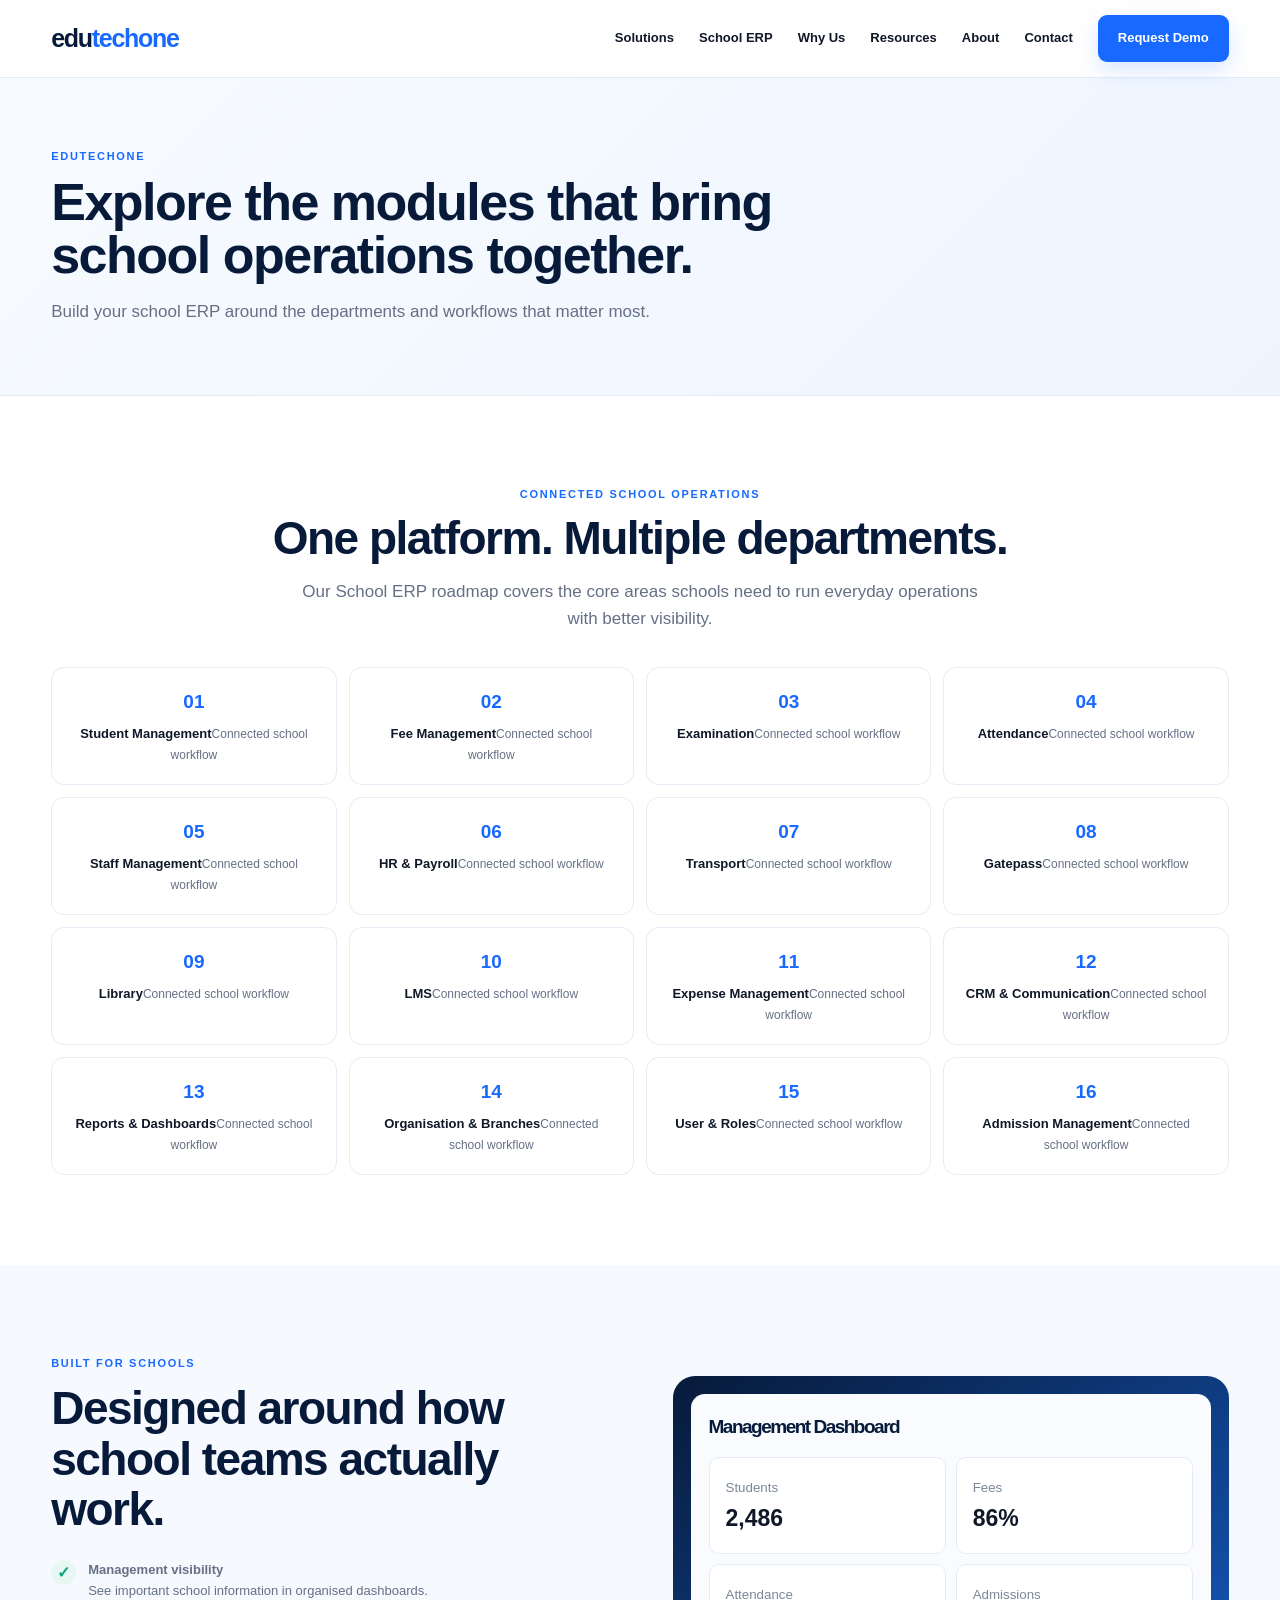
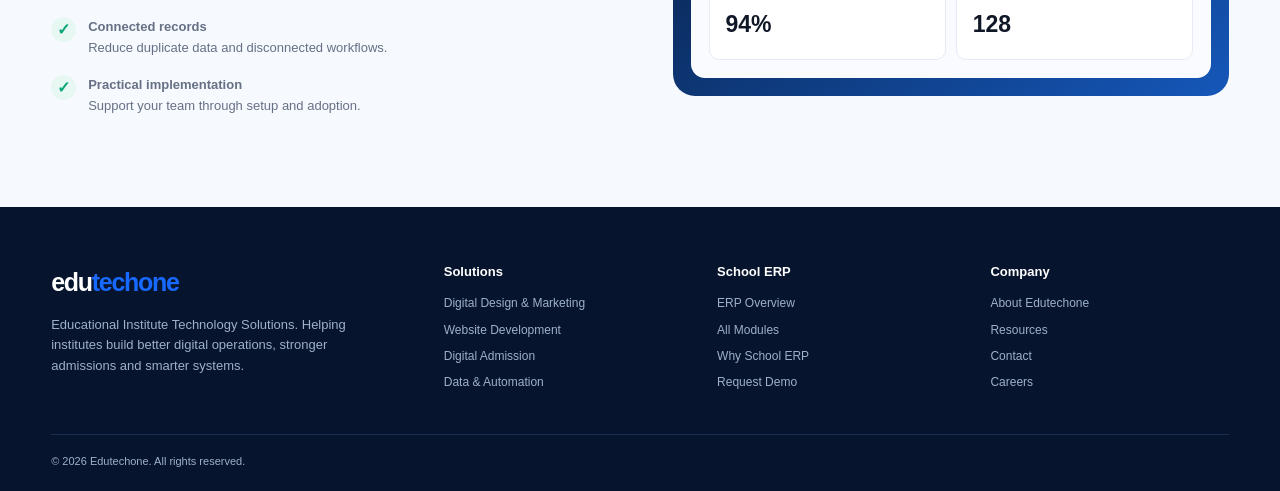
<file: erp-modules.html>
<!DOCTYPE html><html lang="en"><head><meta charset="UTF-8"><meta name="viewport" content="width=device-width,initial-scale=1.0"><title>ERP Modules | Edutechone</title><link rel="stylesheet" href="style.css"></head><body><header class="nav"><div class="container"><a class="logo" href="index.html">edu<span>techone</span></a><nav class="navlinks">
<a href="solutions.html">Solutions</a><a href="school-erp.html">School ERP</a><a href="why-edutechone.html">Why Us</a><a href="resources.html">Resources</a><a href="about.html">About</a><a href="contact.html">Contact</a><a class="btn primary" href="demo.html">Request Demo</a></nav><button class="menu" onclick="document.querySelector('.navlinks').style.display='flex'">☰</button></div></header><main><section class="pagehero"><div class="container"><div class="eyebrow">Edutechone</div><h1>Explore the modules that bring school operations together.</h1><p>Build your school ERP around the departments and workflows that matter most.</p></div></section><section class="section"><div class="container center"><div class="eyebrow">Connected school operations</div><h2>One platform. Multiple departments.</h2><p class="lead">Our School ERP roadmap covers the core areas schools need to run everyday operations with better visibility.</p><div class="featuregrid"><div class="feature"><b>01</b>Student Management<span>Connected school workflow</span></div><div class="feature"><b>02</b>Fee Management<span>Connected school workflow</span></div><div class="feature"><b>03</b>Examination<span>Connected school workflow</span></div><div class="feature"><b>04</b>Attendance<span>Connected school workflow</span></div><div class="feature"><b>05</b>Staff Management<span>Connected school workflow</span></div><div class="feature"><b>06</b>HR & Payroll<span>Connected school workflow</span></div><div class="feature"><b>07</b>Transport<span>Connected school workflow</span></div><div class="feature"><b>08</b>Gatepass<span>Connected school workflow</span></div><div class="feature"><b>09</b>Library<span>Connected school workflow</span></div><div class="feature"><b>10</b>LMS<span>Connected school workflow</span></div><div class="feature"><b>11</b>Expense Management<span>Connected school workflow</span></div><div class="feature"><b>12</b>CRM & Communication<span>Connected school workflow</span></div><div class="feature"><b>13</b>Reports & Dashboards<span>Connected school workflow</span></div><div class="feature"><b>14</b>Organisation & Branches<span>Connected school workflow</span></div><div class="feature"><b>15</b>User & Roles<span>Connected school workflow</span></div><div class="feature"><b>16</b>Admission Management<span>Connected school workflow</span></div></div></div></section><section class="section soft"><div class="container split"><div><div class="eyebrow">Built for schools</div><h2>Designed around how school teams actually work.</h2><div class="ticks"><div class="tick"><i>✓</i><span><b>Management visibility</b><br>See important school information in organised dashboards.</span></div><div class="tick"><i>✓</i><span><b>Connected records</b><br>Reduce duplicate data and disconnected workflows.</span></div><div class="tick"><i>✓</i><span><b>Practical implementation</b><br>Support your team through setup and adoption.</span></div></div></div><div class="mock"><div class="mockinner"><h3>Management Dashboard</h3><div class="mockrow" style="margin-top:15px"><div class="mockbox"><small>Students</small><b>2,486</b></div><div class="mockbox"><small>Fees</small><b>86%</b></div><div class="mockbox"><small>Attendance</small><b>94%</b></div><div class="mockbox"><small>Admissions</small><b>128</b></div></div></div></div></div></section></main><footer class="footer"><div class="container footergrid"><div><div class="logo" style="color:white">edu<span>techone</span></div><p>Educational Institute Technology Solutions. Helping institutes build better digital operations, stronger admissions and smarter systems.</p></div><div><h4>Solutions</h4><a href="digital-design.html">Digital Design & Marketing</a><a href="website-development.html">Website Development</a><a href="digital-admission.html">Digital Admission</a><a href="data-automation.html">Data & Automation</a></div><div><h4>School ERP</h4><a href="school-erp.html">ERP Overview</a><a href="erp-modules.html">All Modules</a><a href="why-school-erp.html">Why School ERP</a><a href="demo.html">Request Demo</a></div><div><h4>Company</h4><a href="about.html">About Edutechone</a><a href="resources.html">Resources</a><a href="contact.html">Contact</a><a href="careers.html">Careers</a></div></div><div class="container copy">© 2026 Edutechone. All rights reserved.</div></footer></body></html>
</file>
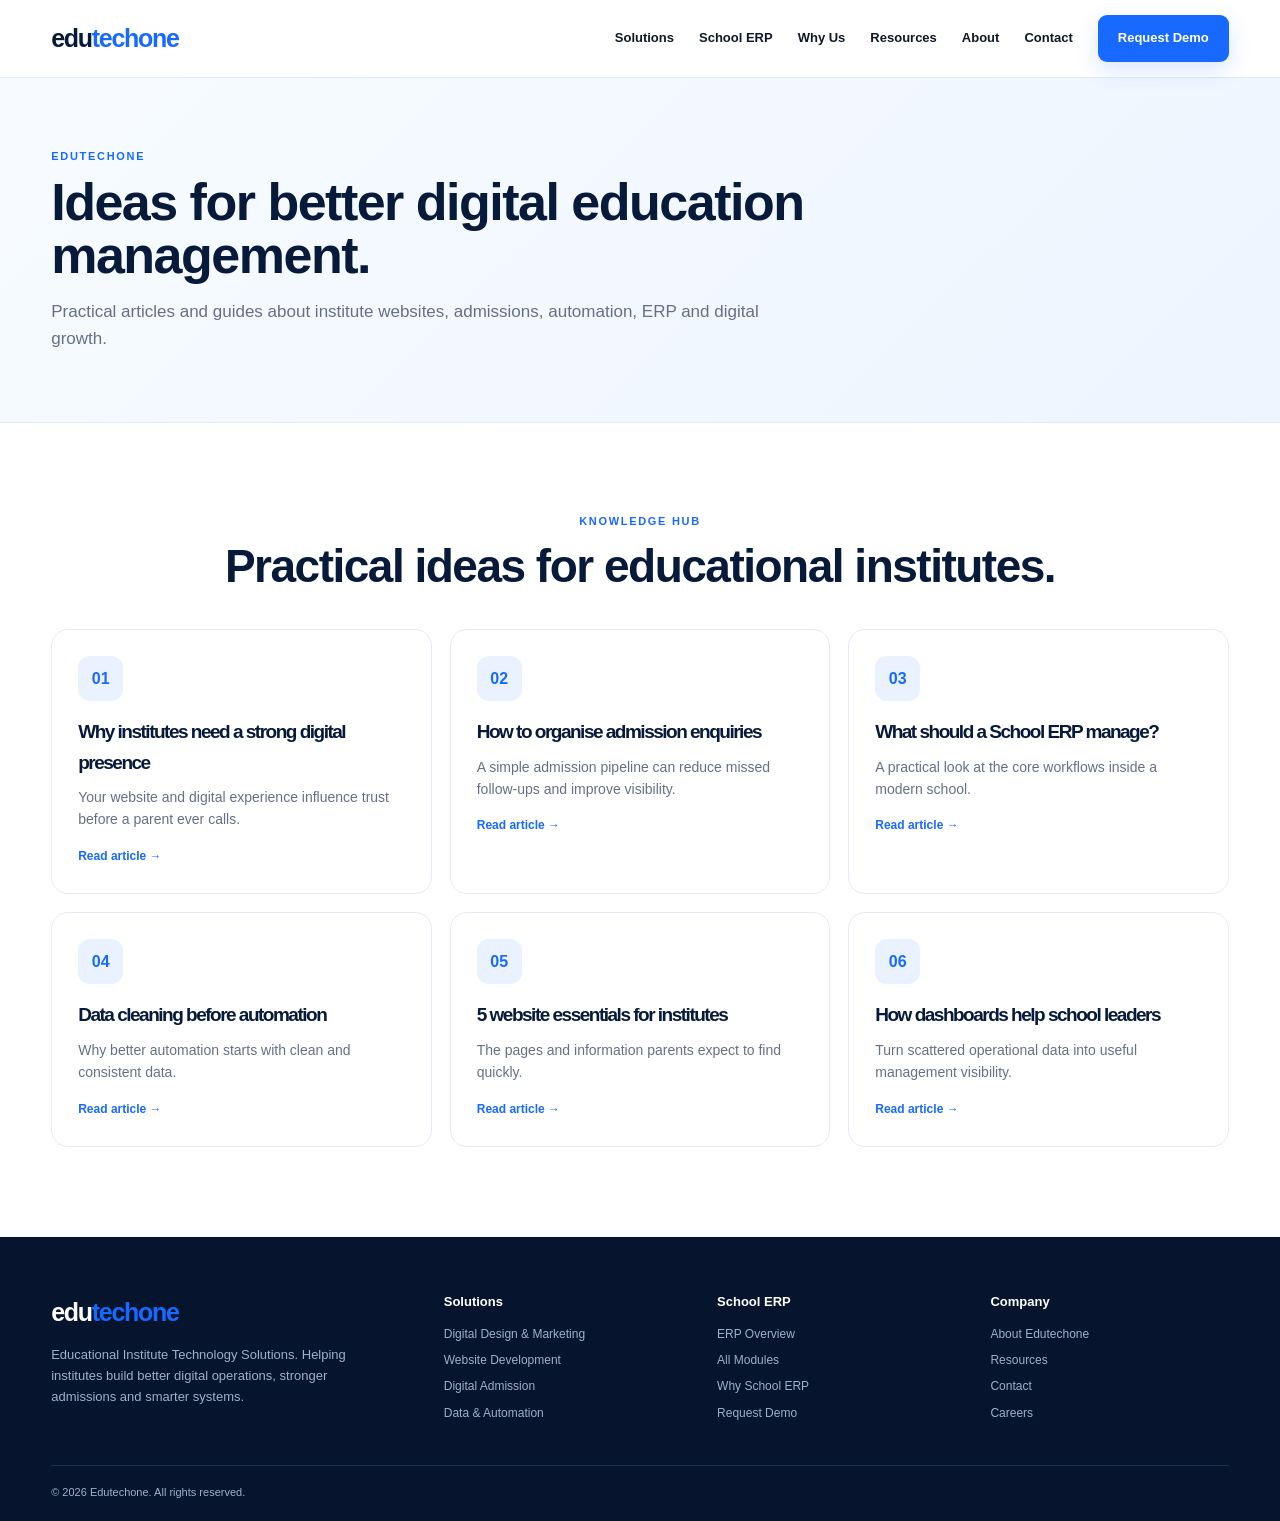
<file: resources.html>
<!DOCTYPE html><html lang="en"><head><meta charset="UTF-8"><meta name="viewport" content="width=device-width,initial-scale=1.0"><title>Resources | Edutechone</title><link rel="stylesheet" href="style.css"></head><body><header class="nav"><div class="container"><a class="logo" href="index.html">edu<span>techone</span></a><nav class="navlinks">
<a href="solutions.html">Solutions</a><a href="school-erp.html">School ERP</a><a href="why-edutechone.html">Why Us</a><a href="resources.html">Resources</a><a href="about.html">About</a><a href="contact.html">Contact</a><a class="btn primary" href="demo.html">Request Demo</a></nav><button class="menu" onclick="document.querySelector('.navlinks').style.display='flex'">☰</button></div></header><main><section class="pagehero"><div class="container"><div class="eyebrow">Edutechone</div><h1>Ideas for better digital education management.</h1><p>Practical articles and guides about institute websites, admissions, automation, ERP and digital growth.</p></div></section><section class="section"><div class="container center"><div class="eyebrow">Knowledge hub</div><h2>Practical ideas for educational institutes.</h2><div class="cards"><article class="card" style="text-align:left"><div class="icon">01</div><h3>Why institutes need a strong digital presence</h3><p>Your website and digital experience influence trust before a parent ever calls.</p><a class="link" href="#">Read article →</a></article><article class="card" style="text-align:left"><div class="icon">02</div><h3>How to organise admission enquiries</h3><p>A simple admission pipeline can reduce missed follow-ups and improve visibility.</p><a class="link" href="#">Read article →</a></article><article class="card" style="text-align:left"><div class="icon">03</div><h3>What should a School ERP manage?</h3><p>A practical look at the core workflows inside a modern school.</p><a class="link" href="#">Read article →</a></article><article class="card" style="text-align:left"><div class="icon">04</div><h3>Data cleaning before automation</h3><p>Why better automation starts with clean and consistent data.</p><a class="link" href="#">Read article →</a></article><article class="card" style="text-align:left"><div class="icon">05</div><h3>5 website essentials for institutes</h3><p>The pages and information parents expect to find quickly.</p><a class="link" href="#">Read article →</a></article><article class="card" style="text-align:left"><div class="icon">06</div><h3>How dashboards help school leaders</h3><p>Turn scattered operational data into useful management visibility.</p><a class="link" href="#">Read article →</a></article></div></div></section></main><footer class="footer"><div class="container footergrid"><div><div class="logo" style="color:white">edu<span>techone</span></div><p>Educational Institute Technology Solutions. Helping institutes build better digital operations, stronger admissions and smarter systems.</p></div><div><h4>Solutions</h4><a href="digital-design.html">Digital Design & Marketing</a><a href="website-development.html">Website Development</a><a href="digital-admission.html">Digital Admission</a><a href="data-automation.html">Data & Automation</a></div><div><h4>School ERP</h4><a href="school-erp.html">ERP Overview</a><a href="erp-modules.html">All Modules</a><a href="why-school-erp.html">Why School ERP</a><a href="demo.html">Request Demo</a></div><div><h4>Company</h4><a href="about.html">About Edutechone</a><a href="resources.html">Resources</a><a href="contact.html">Contact</a><a href="careers.html">Careers</a></div></div><div class="container copy">© 2026 Edutechone. All rights reserved.</div></footer></body></html>
</file>
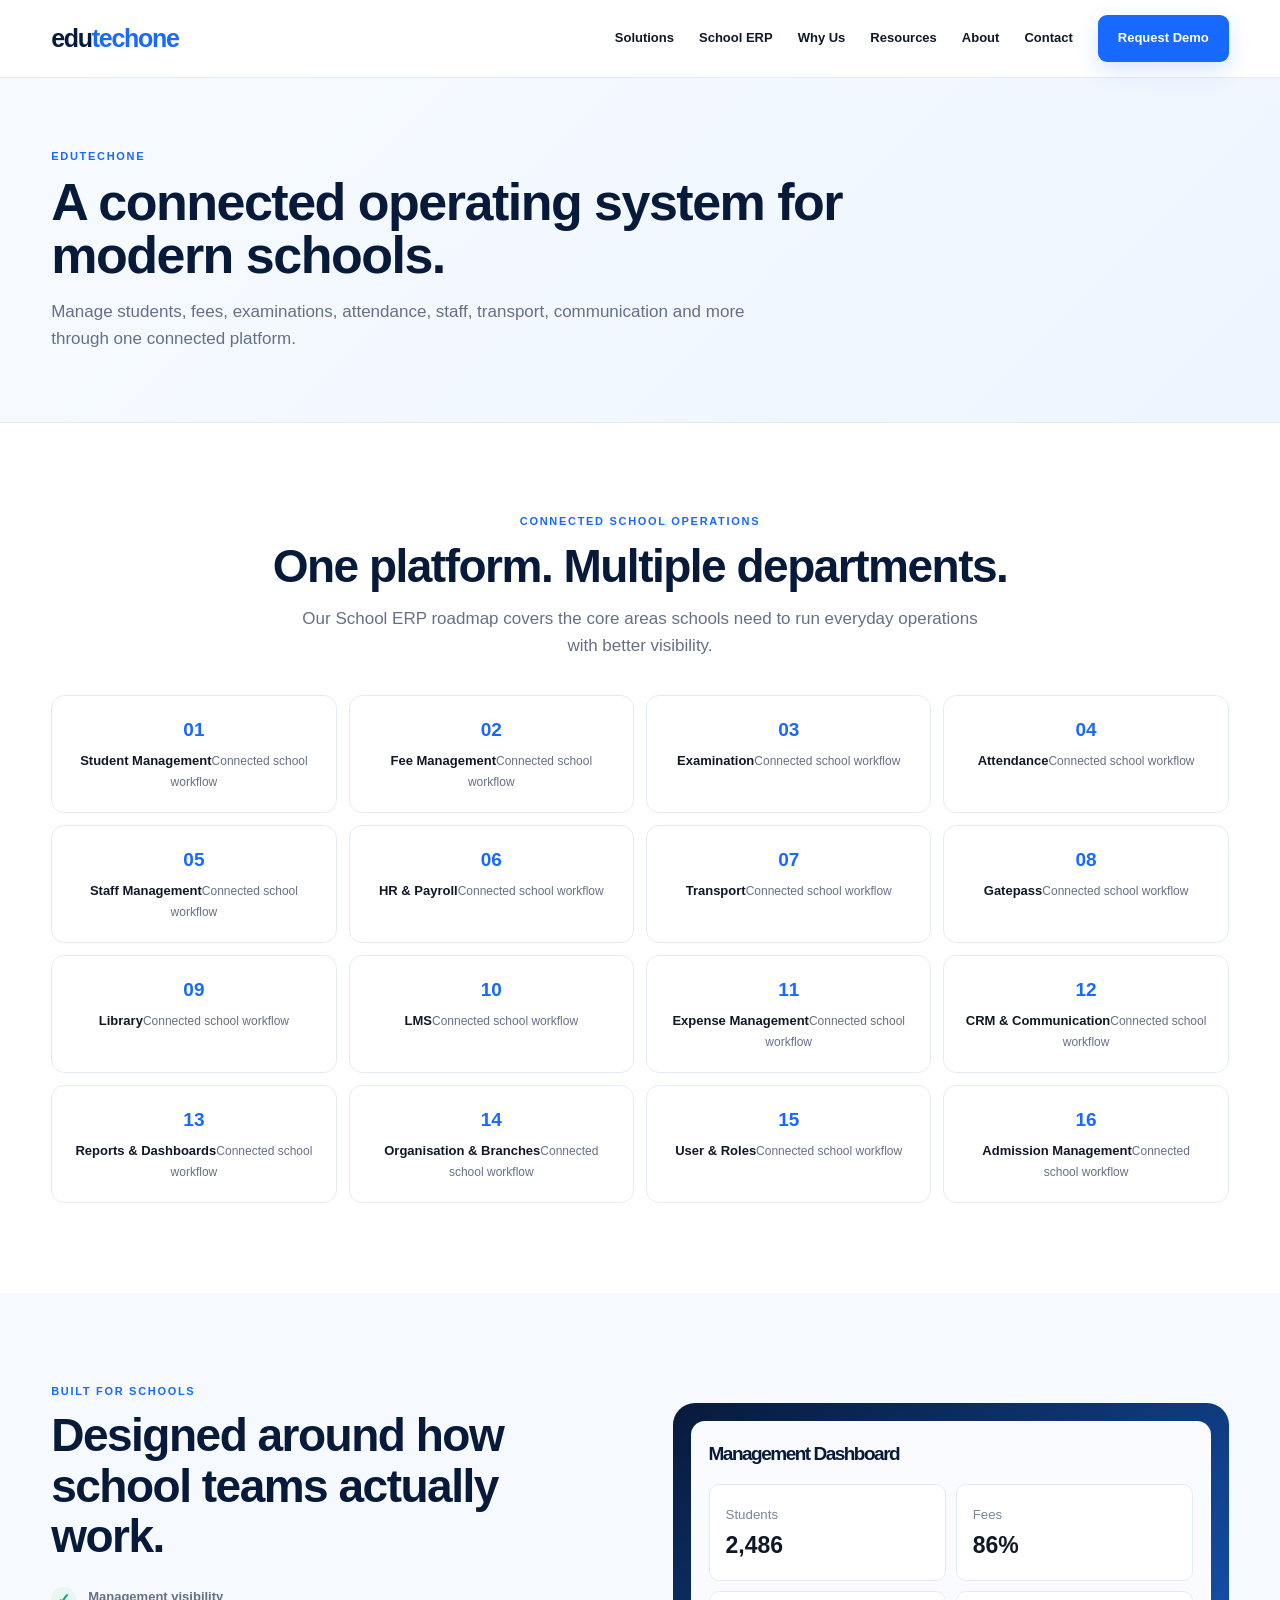
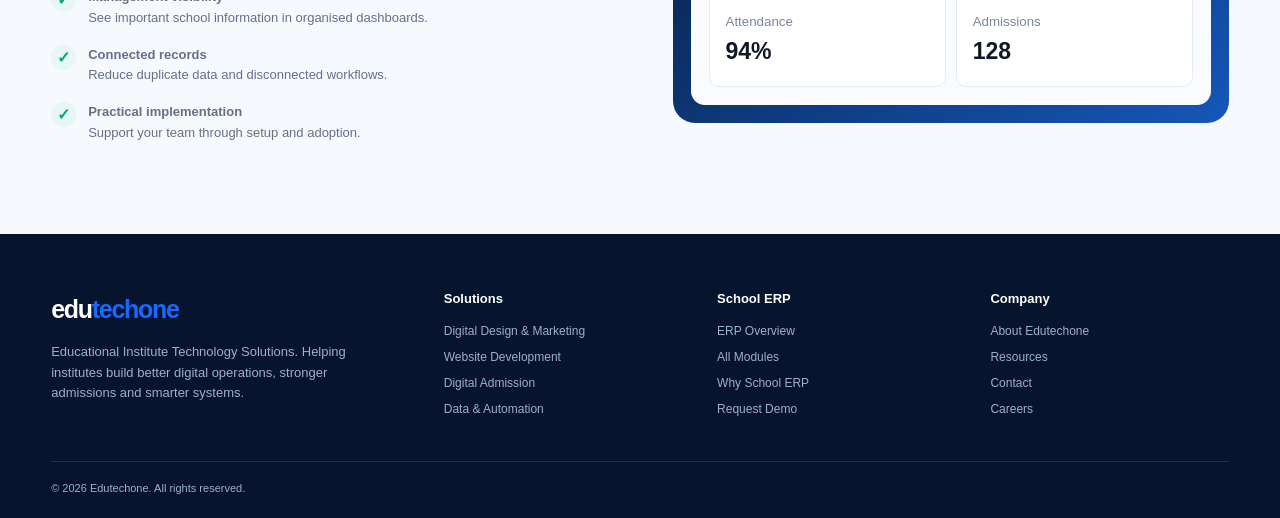
<file: school-erp.html>
<!DOCTYPE html><html lang="en"><head><meta charset="UTF-8"><meta name="viewport" content="width=device-width,initial-scale=1.0"><title>School ERP | Edutechone</title><link rel="stylesheet" href="style.css"></head><body><header class="nav"><div class="container"><a class="logo" href="index.html">edu<span>techone</span></a><nav class="navlinks">
<a href="solutions.html">Solutions</a><a href="school-erp.html">School ERP</a><a href="why-edutechone.html">Why Us</a><a href="resources.html">Resources</a><a href="about.html">About</a><a href="contact.html">Contact</a><a class="btn primary" href="demo.html">Request Demo</a></nav><button class="menu" onclick="document.querySelector('.navlinks').style.display='flex'">☰</button></div></header><main><section class="pagehero"><div class="container"><div class="eyebrow">Edutechone</div><h1>A connected operating system for modern schools.</h1><p>Manage students, fees, examinations, attendance, staff, transport, communication and more through one connected platform.</p></div></section><section class="section"><div class="container center"><div class="eyebrow">Connected school operations</div><h2>One platform. Multiple departments.</h2><p class="lead">Our School ERP roadmap covers the core areas schools need to run everyday operations with better visibility.</p><div class="featuregrid"><div class="feature"><b>01</b>Student Management<span>Connected school workflow</span></div><div class="feature"><b>02</b>Fee Management<span>Connected school workflow</span></div><div class="feature"><b>03</b>Examination<span>Connected school workflow</span></div><div class="feature"><b>04</b>Attendance<span>Connected school workflow</span></div><div class="feature"><b>05</b>Staff Management<span>Connected school workflow</span></div><div class="feature"><b>06</b>HR & Payroll<span>Connected school workflow</span></div><div class="feature"><b>07</b>Transport<span>Connected school workflow</span></div><div class="feature"><b>08</b>Gatepass<span>Connected school workflow</span></div><div class="feature"><b>09</b>Library<span>Connected school workflow</span></div><div class="feature"><b>10</b>LMS<span>Connected school workflow</span></div><div class="feature"><b>11</b>Expense Management<span>Connected school workflow</span></div><div class="feature"><b>12</b>CRM & Communication<span>Connected school workflow</span></div><div class="feature"><b>13</b>Reports & Dashboards<span>Connected school workflow</span></div><div class="feature"><b>14</b>Organisation & Branches<span>Connected school workflow</span></div><div class="feature"><b>15</b>User & Roles<span>Connected school workflow</span></div><div class="feature"><b>16</b>Admission Management<span>Connected school workflow</span></div></div></div></section><section class="section soft"><div class="container split"><div><div class="eyebrow">Built for schools</div><h2>Designed around how school teams actually work.</h2><div class="ticks"><div class="tick"><i>✓</i><span><b>Management visibility</b><br>See important school information in organised dashboards.</span></div><div class="tick"><i>✓</i><span><b>Connected records</b><br>Reduce duplicate data and disconnected workflows.</span></div><div class="tick"><i>✓</i><span><b>Practical implementation</b><br>Support your team through setup and adoption.</span></div></div></div><div class="mock"><div class="mockinner"><h3>Management Dashboard</h3><div class="mockrow" style="margin-top:15px"><div class="mockbox"><small>Students</small><b>2,486</b></div><div class="mockbox"><small>Fees</small><b>86%</b></div><div class="mockbox"><small>Attendance</small><b>94%</b></div><div class="mockbox"><small>Admissions</small><b>128</b></div></div></div></div></div></section></main><footer class="footer"><div class="container footergrid"><div><div class="logo" style="color:white">edu<span>techone</span></div><p>Educational Institute Technology Solutions. Helping institutes build better digital operations, stronger admissions and smarter systems.</p></div><div><h4>Solutions</h4><a href="digital-design.html">Digital Design & Marketing</a><a href="website-development.html">Website Development</a><a href="digital-admission.html">Digital Admission</a><a href="data-automation.html">Data & Automation</a></div><div><h4>School ERP</h4><a href="school-erp.html">ERP Overview</a><a href="erp-modules.html">All Modules</a><a href="why-school-erp.html">Why School ERP</a><a href="demo.html">Request Demo</a></div><div><h4>Company</h4><a href="about.html">About Edutechone</a><a href="resources.html">Resources</a><a href="contact.html">Contact</a><a href="careers.html">Careers</a></div></div><div class="container copy">© 2026 Edutechone. All rights reserved.</div></footer></body></html>
</file>
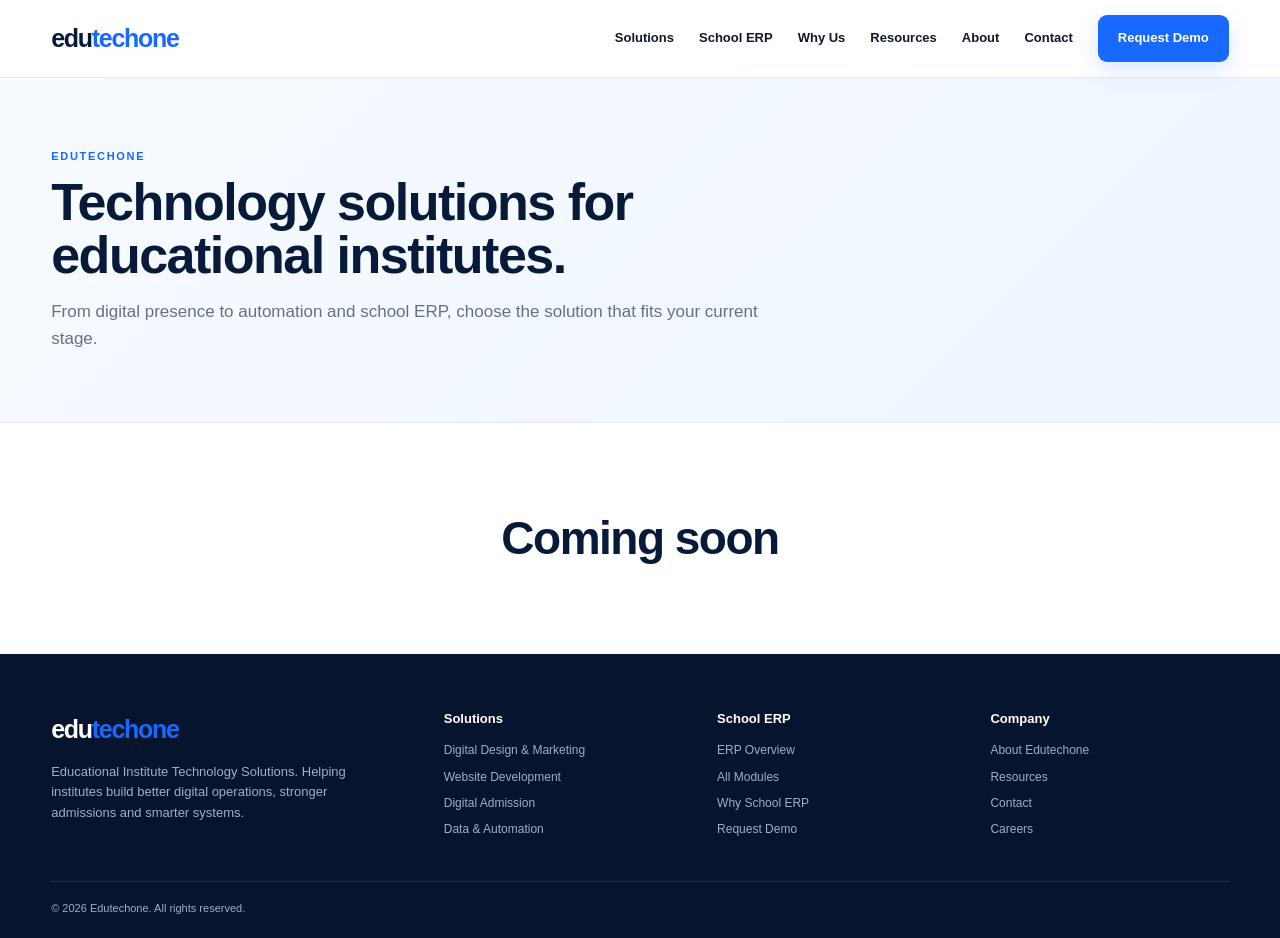
<file: solutions.html>
<!DOCTYPE html><html lang="en"><head><meta charset="UTF-8"><meta name="viewport" content="width=device-width,initial-scale=1.0"><title>Solutions | Edutechone</title><link rel="stylesheet" href="style.css"></head><body><header class="nav"><div class="container"><a class="logo" href="index.html">edu<span>techone</span></a><nav class="navlinks">
<a href="solutions.html">Solutions</a><a href="school-erp.html">School ERP</a><a href="why-edutechone.html">Why Us</a><a href="resources.html">Resources</a><a href="about.html">About</a><a href="contact.html">Contact</a><a class="btn primary" href="demo.html">Request Demo</a></nav><button class="menu" onclick="document.querySelector('.navlinks').style.display='flex'">☰</button></div></header><main><section class="pagehero"><div class="container"><div class="eyebrow">Edutechone</div><h1>Technology solutions for educational institutes.</h1><p>From digital presence to automation and school ERP, choose the solution that fits your current stage.</p></div></section><section class='section'><div class='container center'><h2>Coming soon</h2></div></section></main><footer class="footer"><div class="container footergrid"><div><div class="logo" style="color:white">edu<span>techone</span></div><p>Educational Institute Technology Solutions. Helping institutes build better digital operations, stronger admissions and smarter systems.</p></div><div><h4>Solutions</h4><a href="digital-design.html">Digital Design & Marketing</a><a href="website-development.html">Website Development</a><a href="digital-admission.html">Digital Admission</a><a href="data-automation.html">Data & Automation</a></div><div><h4>School ERP</h4><a href="school-erp.html">ERP Overview</a><a href="erp-modules.html">All Modules</a><a href="why-school-erp.html">Why School ERP</a><a href="demo.html">Request Demo</a></div><div><h4>Company</h4><a href="about.html">About Edutechone</a><a href="resources.html">Resources</a><a href="contact.html">Contact</a><a href="careers.html">Careers</a></div></div><div class="container copy">© 2026 Edutechone. All rights reserved.</div></footer></body></html>
</file>
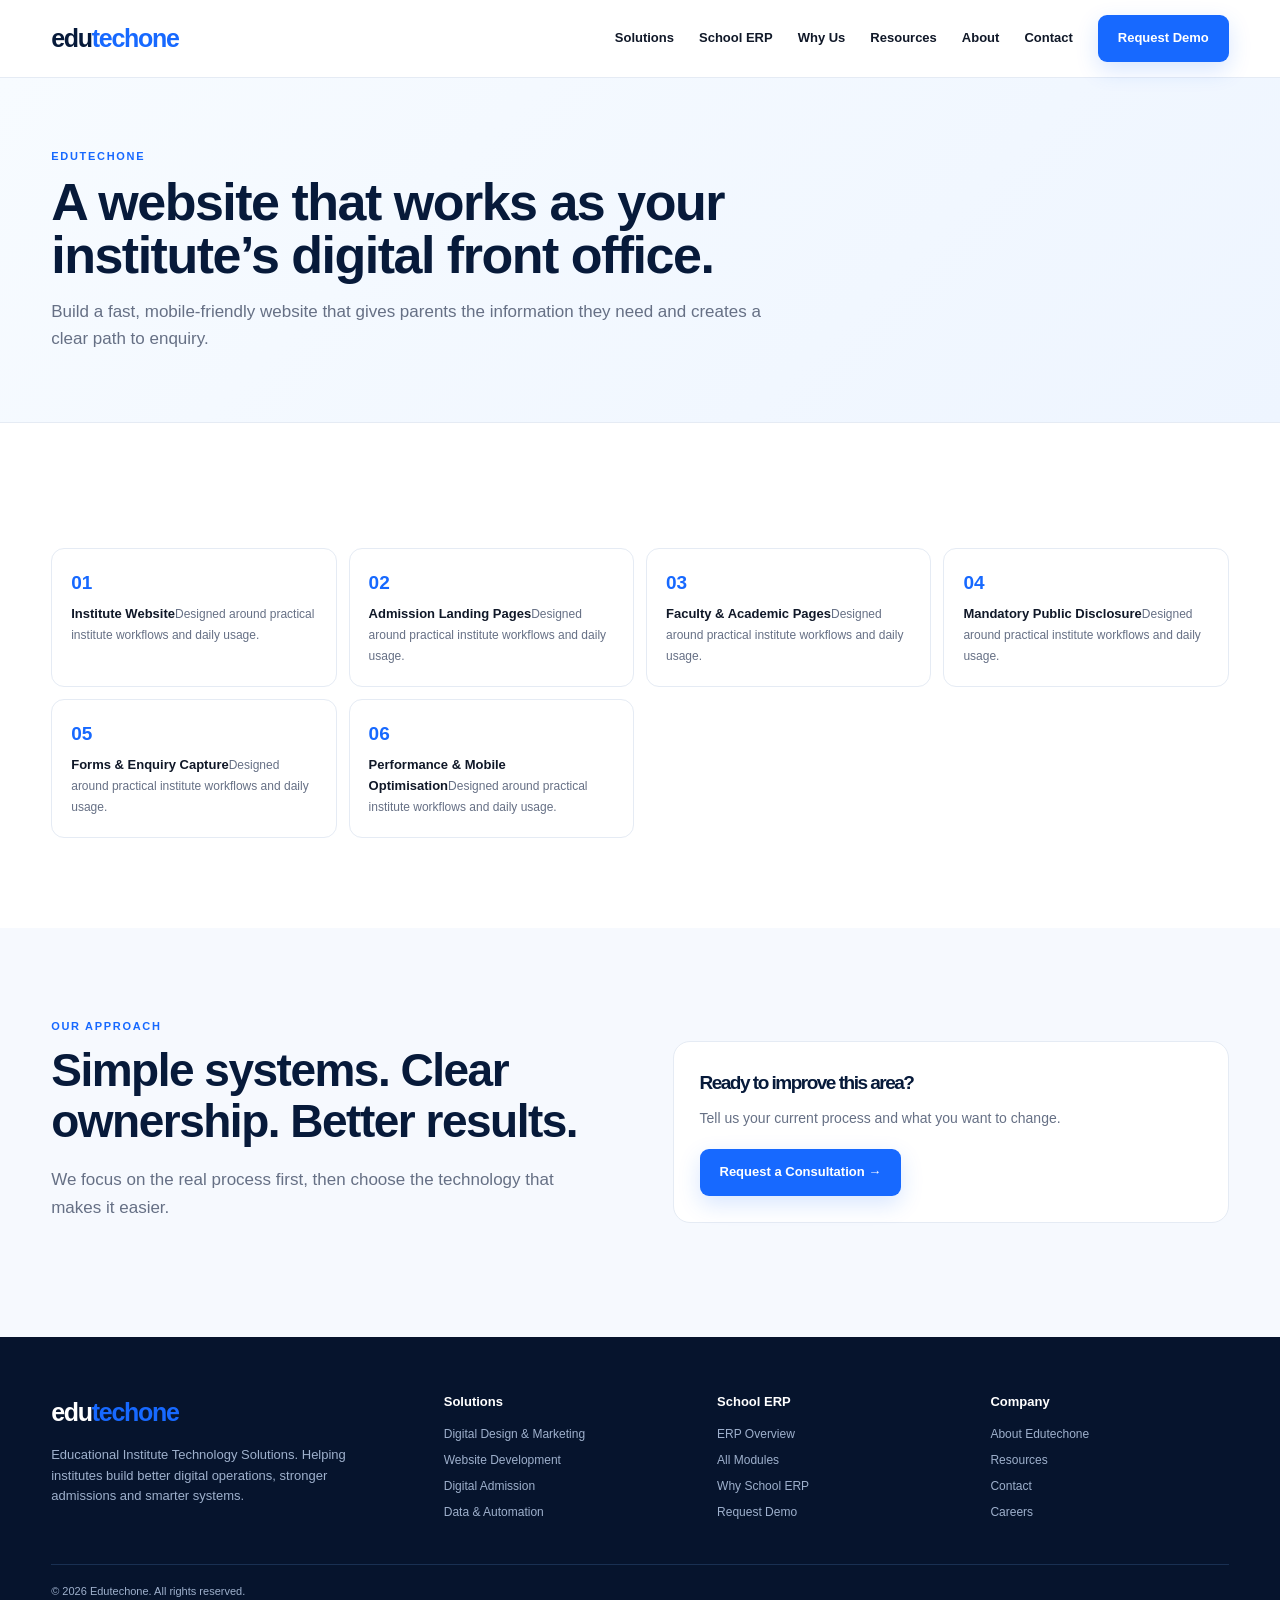
<file: website-development.html>
<!DOCTYPE html><html lang="en"><head><meta charset="UTF-8"><meta name="viewport" content="width=device-width,initial-scale=1.0"><title>Website Development | Edutechone</title><link rel="stylesheet" href="style.css"></head><body><header class="nav"><div class="container"><a class="logo" href="index.html">edu<span>techone</span></a><nav class="navlinks">
<a href="solutions.html">Solutions</a><a href="school-erp.html">School ERP</a><a href="why-edutechone.html">Why Us</a><a href="resources.html">Resources</a><a href="about.html">About</a><a href="contact.html">Contact</a><a class="btn primary" href="demo.html">Request Demo</a></nav><button class="menu" onclick="document.querySelector('.navlinks').style.display='flex'">☰</button></div></header><main><section class="pagehero"><div class="container"><div class="eyebrow">Edutechone</div><h1>A website that works as your institute’s digital front office.</h1><p>Build a fast, mobile-friendly website that gives parents the information they need and creates a clear path to enquiry.</p></div></section><section class="section"><div class="container"><div class="featuregrid"><div class="feature"><b>01</b>Institute Website<span>Designed around practical institute workflows and daily usage.</span></div><div class="feature"><b>02</b>Admission Landing Pages<span>Designed around practical institute workflows and daily usage.</span></div><div class="feature"><b>03</b>Faculty & Academic Pages<span>Designed around practical institute workflows and daily usage.</span></div><div class="feature"><b>04</b>Mandatory Public Disclosure<span>Designed around practical institute workflows and daily usage.</span></div><div class="feature"><b>05</b>Forms & Enquiry Capture<span>Designed around practical institute workflows and daily usage.</span></div><div class="feature"><b>06</b>Performance & Mobile Optimisation<span>Designed around practical institute workflows and daily usage.</span></div></div></div></section><section class="section soft"><div class="container split"><div><div class="eyebrow">Our approach</div><h2>Simple systems. Clear ownership. Better results.</h2><p class="lead" style="margin-left:0">We focus on the real process first, then choose the technology that makes it easier.</p></div><div class="card"><h3>Ready to improve this area?</h3><p>Tell us your current process and what you want to change.</p><a class="btn primary" href="demo.html" style="margin-top:20px">Request a Consultation →</a></div></div></section></main><footer class="footer"><div class="container footergrid"><div><div class="logo" style="color:white">edu<span>techone</span></div><p>Educational Institute Technology Solutions. Helping institutes build better digital operations, stronger admissions and smarter systems.</p></div><div><h4>Solutions</h4><a href="digital-design.html">Digital Design & Marketing</a><a href="website-development.html">Website Development</a><a href="digital-admission.html">Digital Admission</a><a href="data-automation.html">Data & Automation</a></div><div><h4>School ERP</h4><a href="school-erp.html">ERP Overview</a><a href="erp-modules.html">All Modules</a><a href="why-school-erp.html">Why School ERP</a><a href="demo.html">Request Demo</a></div><div><h4>Company</h4><a href="about.html">About Edutechone</a><a href="resources.html">Resources</a><a href="contact.html">Contact</a><a href="careers.html">Careers</a></div></div><div class="container copy">© 2026 Edutechone. All rights reserved.</div></footer></body></html>
</file>
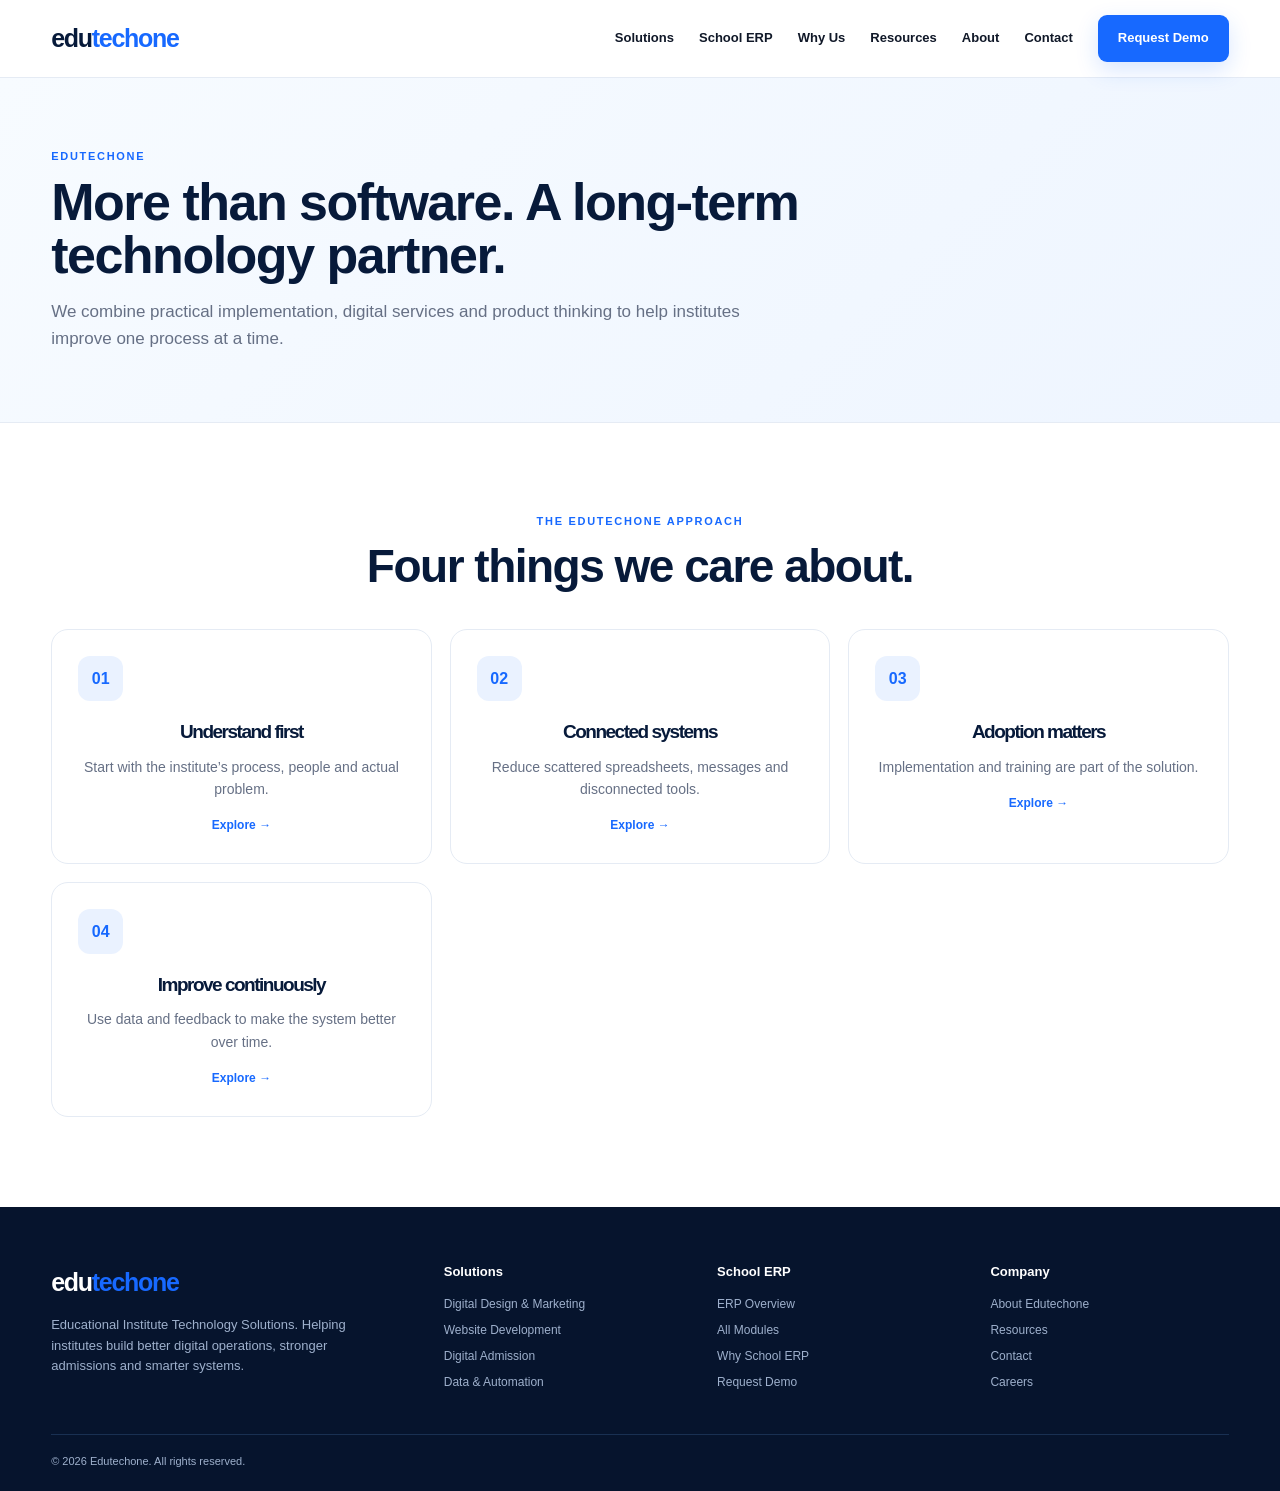
<file: why-edutechone.html>
<!DOCTYPE html><html lang="en"><head><meta charset="UTF-8"><meta name="viewport" content="width=device-width,initial-scale=1.0"><title>Why Edutechone | Edutechone</title><link rel="stylesheet" href="style.css"></head><body><header class="nav"><div class="container"><a class="logo" href="index.html">edu<span>techone</span></a><nav class="navlinks">
<a href="solutions.html">Solutions</a><a href="school-erp.html">School ERP</a><a href="why-edutechone.html">Why Us</a><a href="resources.html">Resources</a><a href="about.html">About</a><a href="contact.html">Contact</a><a class="btn primary" href="demo.html">Request Demo</a></nav><button class="menu" onclick="document.querySelector('.navlinks').style.display='flex'">☰</button></div></header><main><section class="pagehero"><div class="container"><div class="eyebrow">Edutechone</div><h1>More than software. A long-term technology partner.</h1><p>We combine practical implementation, digital services and product thinking to help institutes improve one process at a time.</p></div></section><section class="section"><div class="container center"><div class="eyebrow">The Edutechone approach</div><h2>Four things we care about.</h2><div class="cards"><article class="card"><div class="icon">01</div><h3>Understand first</h3><p>Start with the institute’s process, people and actual problem.</p><a class="link" href="contact.html">Explore →</a></article><article class="card"><div class="icon">02</div><h3>Connected systems</h3><p>Reduce scattered spreadsheets, messages and disconnected tools.</p><a class="link" href="contact.html">Explore →</a></article><article class="card"><div class="icon">03</div><h3>Adoption matters</h3><p>Implementation and training are part of the solution.</p><a class="link" href="contact.html">Explore →</a></article><article class="card"><div class="icon">04</div><h3>Improve continuously</h3><p>Use data and feedback to make the system better over time.</p><a class="link" href="contact.html">Explore →</a></article></div></div></section></main><footer class="footer"><div class="container footergrid"><div><div class="logo" style="color:white">edu<span>techone</span></div><p>Educational Institute Technology Solutions. Helping institutes build better digital operations, stronger admissions and smarter systems.</p></div><div><h4>Solutions</h4><a href="digital-design.html">Digital Design & Marketing</a><a href="website-development.html">Website Development</a><a href="digital-admission.html">Digital Admission</a><a href="data-automation.html">Data & Automation</a></div><div><h4>School ERP</h4><a href="school-erp.html">ERP Overview</a><a href="erp-modules.html">All Modules</a><a href="why-school-erp.html">Why School ERP</a><a href="demo.html">Request Demo</a></div><div><h4>Company</h4><a href="about.html">About Edutechone</a><a href="resources.html">Resources</a><a href="contact.html">Contact</a><a href="careers.html">Careers</a></div></div><div class="container copy">© 2026 Edutechone. All rights reserved.</div></footer></body></html>
</file>
<file: style.css>
:root{--navy:#071a3a;--blue:#1769ff;--cyan:#25c6f7;--ink:#101828;--muted:#667085;--bg:#f6f9fe;--line:#e5ebf4;--white:#fff;--green:#0ca678}
*{box-sizing:border-box;margin:0;padding:0}html{scroll-behavior:smooth}body{font-family:Inter,Arial,sans-serif;color:var(--ink);line-height:1.6;background:#fff}a{text-decoration:none;color:inherit}.container{width:min(1180px,92%);margin:auto}
.nav{height:78px;display:flex;align-items:center;background:rgba(255,255,255,.96);border-bottom:1px solid var(--line);position:sticky;top:0;z-index:100}.nav .container{display:flex;justify-content:space-between;align-items:center}.logo{font-size:25px;font-weight:900;letter-spacing:-1.3px;color:var(--navy)}.logo span{color:var(--blue)}
.navlinks{display:flex;align-items:center;gap:25px;font-size:13px;font-weight:700}.navlinks a:hover{color:var(--blue)}.btn{display:inline-flex;align-items:center;justify-content:center;padding:12px 19px;border-radius:9px;font-size:13px;font-weight:800;border:1px solid transparent}.primary{background:var(--blue);color:white;box-shadow:0 8px 22px #1769ff2b}.outline{border-color:#ccd7e7;color:var(--navy);background:#fff}.menu{display:none;border:0;background:none;font-size:25px}
.hero{background:linear-gradient(135deg,#f8fbff,#edf5ff);padding:85px 0}.hero-grid{display:grid;grid-template-columns:1.05fr .95fr;gap:60px;align-items:center}.eyebrow{text-transform:uppercase;letter-spacing:1.7px;color:var(--blue);font-size:11px;font-weight:900;margin-bottom:10px}h1,h2,h3{color:var(--navy);letter-spacing:-1.5px}h1{font-size:clamp(42px,5vw,66px);line-height:1.03}h1 span{color:var(--blue)}h2{font-size:clamp(31px,4vw,46px);line-height:1.1}h3{font-size:19px}.hero p,.lead{color:var(--muted);font-size:17px;max-width:680px;margin:20px 0 26px}.actions{display:flex;gap:10px;flex-wrap:wrap}.visual{background:#fff;border:1px solid #dce6f4;border-radius:22px;padding:18px;box-shadow:0 25px 65px #214c8c1c}.window{border:1px solid var(--line);border-radius:14px;padding:15px}.top{height:34px;border-bottom:1px solid var(--line);display:flex;justify-content:space-between;font-size:11px;font-weight:800}.grid4{display:grid;grid-template-columns:repeat(4,1fr);gap:10px;margin-top:13px}.metric{border:1px solid var(--line);border-radius:10px;padding:12px}.metric small{font-size:9px;color:#7c8a9e}.metric b{display:block;font-size:20px;color:var(--navy)}.chart{height:150px;margin-top:12px;border-radius:10px;background:linear-gradient(#eff5ff,#fff);position:relative}.chart:after{content:"";position:absolute;left:8%;right:8%;bottom:23px;height:3px;background:#c3d7f7}.bars{position:absolute;bottom:25px;left:10%;right:10%;height:105px;display:flex;gap:8px;align-items:end}.bar{flex:1;background:#a9c7fa;border-radius:5px 5px 0 0}.bar:nth-child(2){height:55%}.bar:nth-child(1){height:35%}.bar:nth-child(3){height:75%}.bar:nth-child(4){height:50%}.bar:nth-child(5){height:90%;background:#1769ff}.bar:nth-child(6){height:68%}
.section{padding:90px 0}.center{text-align:center}.center .lead{margin:14px auto 0}.soft{background:var(--bg)}.stats{background:var(--navy);color:white;padding:28px 0}.statsgrid{display:grid;grid-template-columns:repeat(4,1fr);text-align:center}.stats strong{font-size:30px;display:block}.stats span{font-size:11px;color:#b9c9e3}
.cards{display:grid;grid-template-columns:repeat(3,1fr);gap:18px;margin-top:38px}.card{background:white;border:1px solid var(--line);border-radius:17px;padding:26px;transition:.2s}.card:hover{transform:translateY(-4px);box-shadow:0 16px 35px #173e7d12;border-color:#c5d9fa}.icon{width:45px;height:45px;border-radius:12px;background:#eaf2ff;color:var(--blue);display:grid;place-items:center;font-weight:900;margin-bottom:16px}.card p{color:var(--muted);font-size:14px;margin-top:8px}.link{color:var(--blue);font-weight:800;font-size:12px;display:inline-block;margin-top:16px}
.split{display:grid;grid-template-columns:1fr 1fr;gap:65px;align-items:center}.mock{background:linear-gradient(145deg,#071a3a,#1557b9);padding:18px;border-radius:22px}.mockinner{background:#f9fbff;border-radius:14px;padding:18px}.mockrow{display:grid;grid-template-columns:repeat(2,1fr);gap:10px}.mockbox{background:#fff;border:1px solid var(--line);border-radius:10px;padding:16px}.mockbox small{color:#7a8799}.mockbox b{display:block;font-size:23px}.ticks{display:grid;gap:16px;margin-top:25px}.tick{display:flex;gap:12px}.tick i{width:25px;height:25px;border-radius:50%;background:#e7f7f1;color:var(--green);display:grid;place-items:center;font-style:normal;font-weight:bold;flex:none}.tick span{color:var(--muted);font-size:13px}
.featuregrid{display:grid;grid-template-columns:repeat(4,1fr);gap:12px;margin-top:35px}.feature{background:white;border:1px solid var(--line);padding:19px;border-radius:13px;font-size:13px;font-weight:800}.feature b{color:var(--blue);display:block;font-size:19px;margin-bottom:6px}.feature span{color:var(--muted);font-weight:500;font-size:12px}
.pagehero{padding:70px 0;background:linear-gradient(135deg,#f7fbff,#eef5ff);border-bottom:1px solid var(--line)}.pagehero h1{font-size:52px;max-width:800px}.pagehero p{max-width:750px;color:var(--muted);font-size:17px;margin-top:15px}
.faq{max-width:850px;margin:35px auto}.faq div{border-bottom:1px solid var(--line);padding:19px 0}.faq b{display:block;margin-bottom:7px}.faq p{font-size:13px;color:var(--muted)}
.cta{background:linear-gradient(135deg,#071a3a,#1769ff);color:white;padding:60px 0}.cta .container{display:flex;justify-content:space-between;align-items:center;gap:30px}.cta h2{color:white}.cta p{color:#d7e5ff;margin-top:8px}.cta .btn{background:#fff;color:#1259d8}
.footer{background:#06142d;color:#9eb0cc;padding:55px 0 20px}.footergrid{display:grid;grid-template-columns:1.5fr repeat(3,1fr);gap:35px}.footer h4{color:white;font-size:13px;margin-bottom:12px}.footer a{display:block;font-size:12px;margin:7px 0}.footer p{font-size:13px;max-width:330px;margin-top:13px}.copy{border-top:1px solid #193052;margin-top:35px;padding-top:18px;font-size:11px}
.form{display:grid;gap:13px;max-width:750px;margin:30px auto}.form input,.form textarea,.form select{padding:14px;border:1px solid #ccd7e7;border-radius:9px;font:inherit}.form textarea{min-height:130px}
@media(max-width:850px){.navlinks{display:none}.menu{display:block}.hero-grid,.split{grid-template-columns:1fr}.cards{grid-template-columns:repeat(2,1fr)}.featuregrid{grid-template-columns:repeat(2,1fr)}.statsgrid{grid-template-columns:repeat(2,1fr);gap:22px}.footergrid{grid-template-columns:1fr 1fr}.cta .container{display:block}.cta .btn{margin-top:20px}}
@media(max-width:560px){.cards,.featuregrid,.footergrid{grid-template-columns:1fr}.pagehero h1{font-size:40px}.hero{padding:60px 0}.section{padding:65px 0}}
</file>
